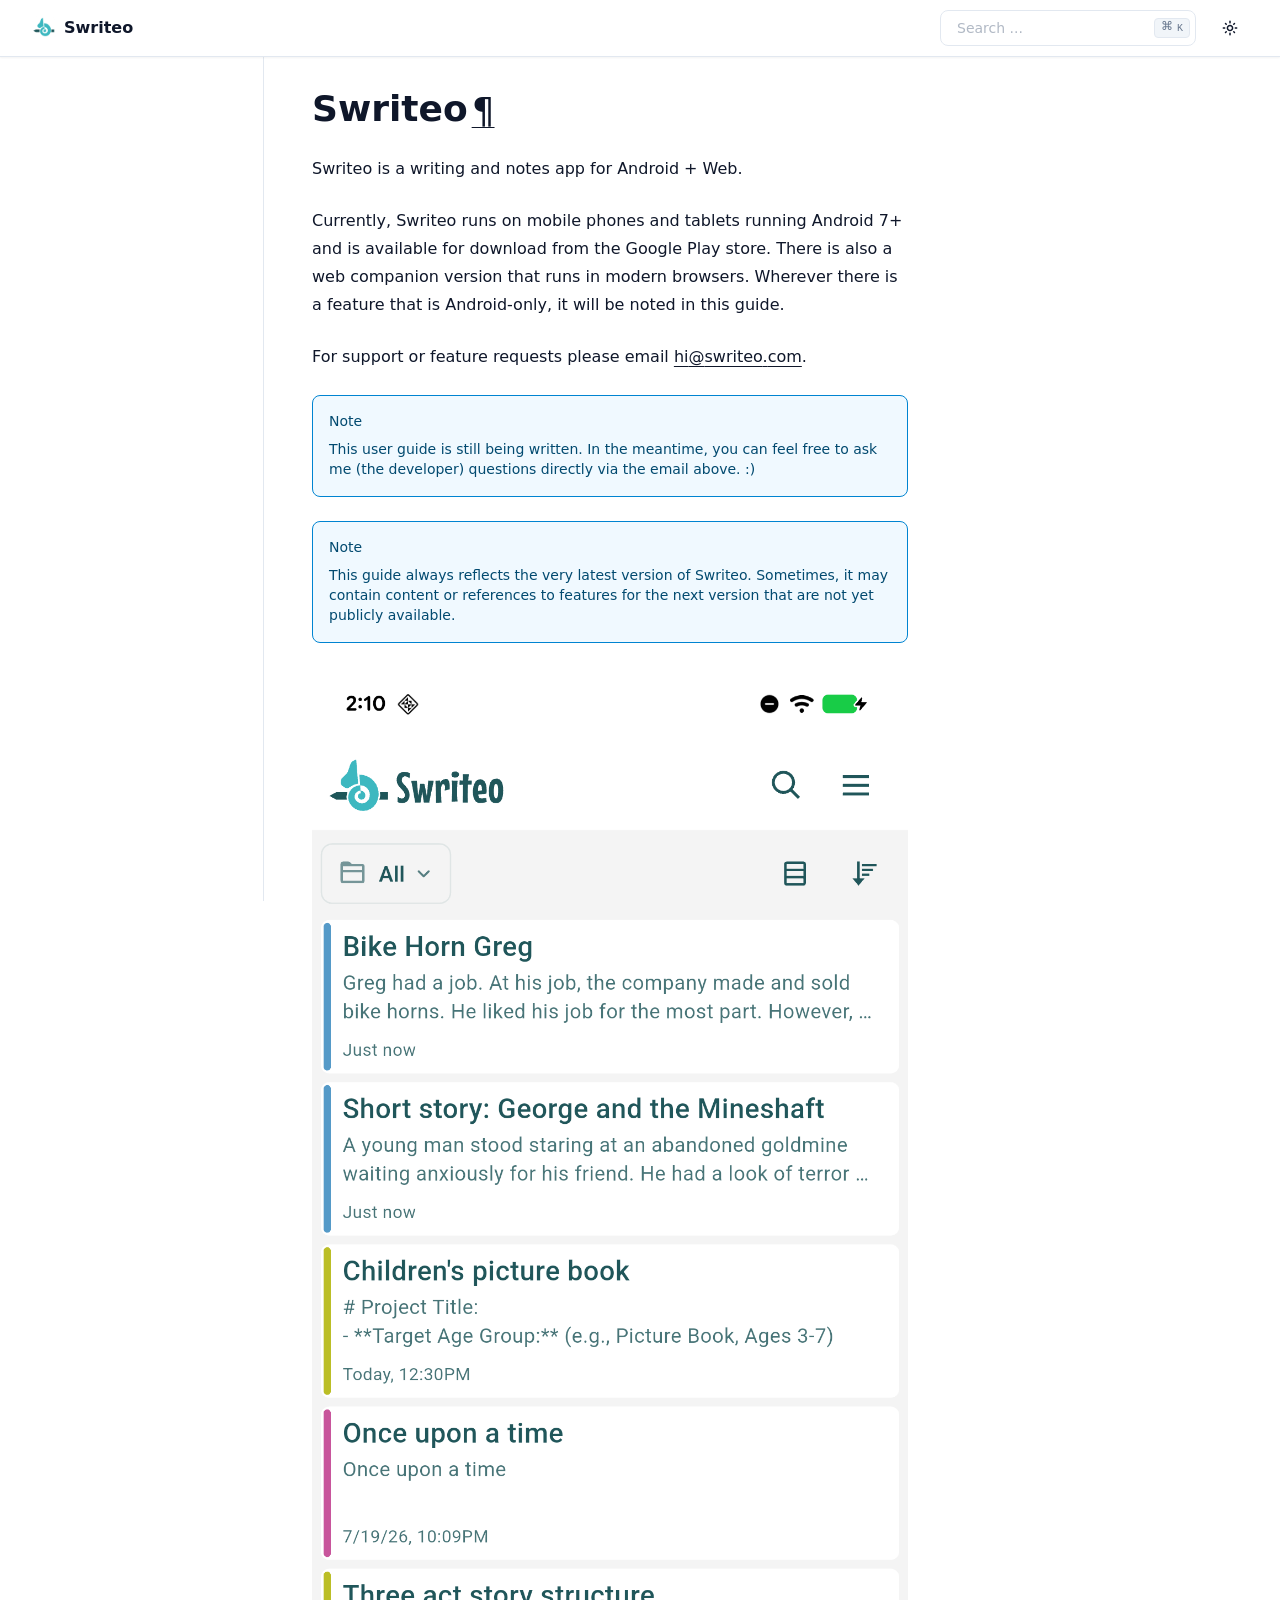
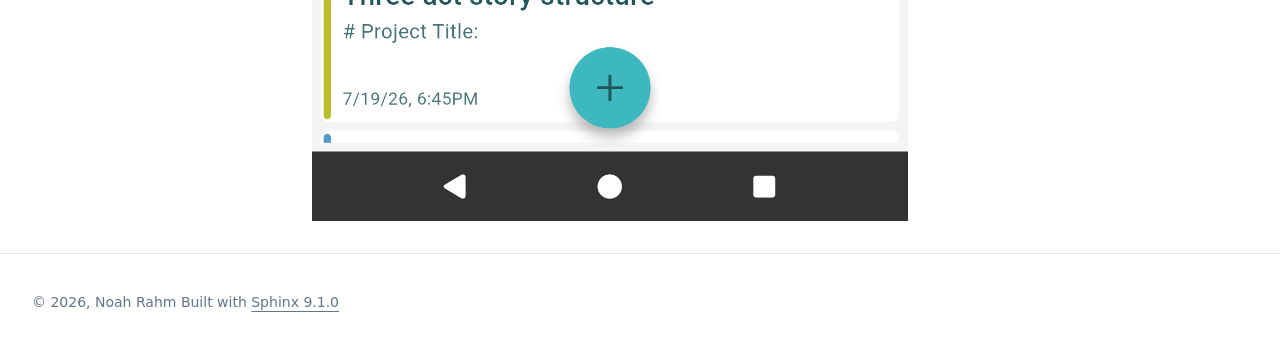
<file: index.html>
<!DOCTYPE html>

<html :class="{ 'dark' : darkMode === true }" data-content_root="./" lang="en" x-data="{ darkMode: $persist(window.matchMedia('(prefers-color-scheme: dark)').matches), activeSection: ''}">
<head>
<script>
    (function () {
      // Set initial color scheme
      if ((localStorage.getItem("_x_darkMode") === "true") || (window.matchMedia("(prefers-color-scheme: dark)").matches)) {
        document.documentElement.classList.add("dark");
      }

      // Watch for media preference changes
      window.matchMedia("(prefers-color-scheme: dark)").addEventListener("change", (event) => {
        localStorage.setItem("_x_darkMode", event.matches);
        document.documentElement.classList.toggle("dark", event.matches);
      });
    })();
  </script>
<meta content="width=device-width, initial-scale=1.0" name="viewport"/>
<meta charset="utf-8"/>
<meta content="#ffffff" media="(prefers-color-scheme: light)" name="theme-color"/>
<meta content="#030711" media="(prefers-color-scheme: dark)" name="theme-color"/>
<meta content="width=device-width, initial-scale=1" name="viewport"/>
<title>Swriteo</title>
<meta content="Swriteo" property="og:title"/>
<meta content="Swriteo" name="twitter:title"/>
<link href="_static/pygments.css?v=8d216cef" rel="stylesheet" type="text/css"/>
<link href="_static/theme.css?v=d6d7c91b" rel="stylesheet" type="text/css"/>
<link href="_static/custom.css?v=e94563a4" rel="stylesheet" type="text/css"/>
<link href="_static/favicon.ico" rel="icon"/>
<link href="search.html" rel="search" title="Search"/>
<link href="genindex.html" rel="index" title="Index"/>
</head>
<body :class="{ 'overflow-hidden': showSidebar }" class="min-h-screen font-sans antialiased bg-background text-foreground" x-data="{ showSidebar: false, showScrollTop: false }">
<div @click.self="showSidebar = false" class="fixed inset-0 z-50 overflow-hidden bg-background/80 backdrop-blur-sm md:hidden" x-cloak="" x-show="showSidebar"></div><div class="relative flex flex-col min-h-screen" id="page"><a class="absolute top-0 left-0 z-[100] block bg-background p-4 text-xl transition -translate-x-full opacity-0 focus:translate-x-0 focus:opacity-100" href="#content">
      Skip to content
    </a><header class="sticky top-0 z-40 w-full border-b shadow-xs border-border bg-background/90 backdrop-blur"><div class="container flex items-center h-14">
<div class="hidden mr-4 md:flex">
<a class="flex items-center mr-6" href="#">
<img alt="Logo" class="mr-2 dark:invert" height="24" src="_static/favicon.ico" width="24"/><span class="hidden font-bold sm:inline-block text-clip whitespace-nowrap">Swriteo</span>
</a></div><button @click="showSidebar = true" class="inline-flex items-center justify-center h-10 px-0 py-2 mr-2 text-base font-medium transition-colors rounded-md hover:text-accent-foreground hover:bg-transparent md:hidden" type="button">
<svg aria-hidden="true" fill="currentColor" height="24" viewbox="0 96 960 960" width="24" xmlns="http://www.w3.org/2000/svg">
<path d="M152.587 825.087q-19.152 0-32.326-13.174t-13.174-32.326q0-19.152 13.174-32.326t32.326-13.174h440q19.152 0 32.326 13.174t13.174 32.326q0 19.152-13.174 32.326t-32.326 13.174h-440Zm0-203.587q-19.152 0-32.326-13.174T107.087 576q0-19.152 13.174-32.326t32.326-13.174h320q19.152 0 32.326 13.174T518.087 576q0 19.152-13.174 32.326T472.587 621.5h-320Zm0-203.587q-19.152 0-32.326-13.174t-13.174-32.326q0-19.152 13.174-32.326t32.326-13.174h440q19.152 0 32.326 13.174t13.174 32.326q0 19.152-13.174 32.326t-32.326 13.174h-440ZM708.913 576l112.174 112.174q12.674 12.674 12.674 31.826t-12.674 31.826Q808.413 764.5 789.261 764.5t-31.826-12.674l-144-144Q600 594.391 600 576t13.435-31.826l144-144q12.674-12.674 31.826-12.674t31.826 12.674q12.674 12.674 12.674 31.826t-12.674 31.826L708.913 576Z"></path>
</svg>
<span class="sr-only">Toggle navigation menu</span>
</button>
<div class="flex items-center justify-between flex-1 gap-2 sm:gap-4 md:justify-end">
<div class="flex-1 w-full md:w-auto md:flex-none"><form @keydown.k.window.meta="$refs.search.focus()" action="search.html" class="relative flex items-center group" id="searchbox" method="get">
<input aria-label="Search the docs" class="inline-flex items-center font-medium transition-colors bg-transparent focus-visible:outline-none focus-visible:ring-2 focus-visible:ring-ring focus-visible:ring-offset-2 ring-offset-background border border-input hover:bg-accent focus:bg-accent hover:text-accent-foreground focus:text-accent-foreground hover:placeholder-accent-foreground py-2 px-4 relative h-9 w-full justify-start rounded-[0.5rem] text-sm text-muted-foreground sm:pr-12 md:w-40 lg:w-64" id="search-input" name="q" placeholder="Search ..." type="search" x-ref="search"/>
<kbd class="pointer-events-none absolute right-1.5 top-2 hidden h-5 select-none text-muted-foreground items-center gap-1 rounded border border-border bg-muted px-1.5 font-mono text-[10px] font-medium opacity-100 sm:flex group-hover:bg-accent group-hover:text-accent-foreground">
<span class="text-xs">⌘</span>
    K
  </kbd>
</form>
</div>
<nav class="flex items-center gap-1">
<button @click="darkMode = !darkMode" class="relative inline-flex items-center justify-center px-0 text-sm font-medium transition-colors rounded-md hover:bg-accent hover:text-accent-foreground h-9 w-9" title="Toggle color scheme" type="button">
<svg class="absolute transition-all scale-100 rotate-0 dark:-rotate-90 dark:scale-0" fill="currentColor" height="16" viewbox="0 96 960 960" width="16" xmlns="http://www.w3.org/2000/svg">
<path d="M480 685q45.456 0 77.228-31.772Q589 621.456 589 576q0-45.456-31.772-77.228Q525.456 467 480 467q-45.456 0-77.228 31.772Q371 530.544 371 576q0 45.456 31.772 77.228Q434.544 685 480 685Zm0 91q-83 0-141.5-58.5T280 576q0-83 58.5-141.5T480 376q83 0 141.5 58.5T680 576q0 83-58.5 141.5T480 776ZM80 621.5q-19.152 0-32.326-13.174T34.5 576q0-19.152 13.174-32.326T80 530.5h80q19.152 0 32.326 13.174T205.5 576q0 19.152-13.174 32.326T160 621.5H80Zm720 0q-19.152 0-32.326-13.174T754.5 576q0-19.152 13.174-32.326T800 530.5h80q19.152 0 32.326 13.174T925.5 576q0 19.152-13.174 32.326T880 621.5h-80Zm-320-320q-19.152 0-32.326-13.174T434.5 256v-80q0-19.152 13.174-32.326T480 130.5q19.152 0 32.326 13.174T525.5 176v80q0 19.152-13.174 32.326T480 301.5Zm0 720q-19.152 0-32.326-13.17Q434.5 995.152 434.5 976v-80q0-19.152 13.174-32.326T480 850.5q19.152 0 32.326 13.174T525.5 896v80q0 19.152-13.174 32.33-13.174 13.17-32.326 13.17ZM222.174 382.065l-43-42Q165.5 327.391 166 308.239t13.174-33.065q13.435-13.674 32.587-13.674t32.065 13.674l42.239 43q12.674 13.435 12.555 31.706-.12 18.272-12.555 31.946-12.674 13.674-31.445 13.413-18.772-.261-32.446-13.174Zm494 494.761-42.239-43q-12.674-13.435-12.674-32.087t12.674-31.565Q686.609 756.5 705.38 757q18.772.5 32.446 13.174l43 41.761Q794.5 824.609 794 843.761t-13.174 33.065Q767.391 890.5 748.239 890.5t-32.065-13.674Zm-42-494.761Q660.5 369.391 661 350.62q.5-18.772 13.174-32.446l41.761-43Q728.609 261.5 747.761 262t33.065 13.174q13.674 13.435 13.674 32.587t-13.674 32.065l-43 42.239q-13.435 12.674-31.706 12.555-18.272-.12-31.946-12.555Zm-495 494.761Q165.5 863.391 165.5 844.239t13.674-32.065l43-42.239q13.435-12.674 32.087-12.674t31.565 12.674Q299.5 782.609 299 801.38q-.5 18.772-13.174 32.446l-41.761 43Q231.391 890.5 212.239 890t-33.065-13.174ZM480 576Z"></path>
</svg>
<svg class="absolute transition-all scale-0 rotate-90 dark:rotate-0 dark:scale-100" fill="currentColor" height="16" viewbox="0 96 960 960" width="16" xmlns="http://www.w3.org/2000/svg">
<path d="M480 936q-151 0-255.5-104.5T120 576q0-138 90-239.5T440 218q25-3 39 18t-1 44q-17 26-25.5 55t-8.5 61q0 90 63 153t153 63q31 0 61.5-9t54.5-25q21-14 43-1.5t19 39.5q-14 138-117.5 229T480 936Zm0-80q88 0 158-48.5T740 681q-20 5-40 8t-40 3q-123 0-209.5-86.5T364 396q0-20 3-40t8-40q-78 32-126.5 102T200 576q0 116 82 198t198 82Zm-10-270Z"></path>
</svg>
</button>
</nav>
</div>
</div>
</header>
<div class="flex-1"><div class="container md:grid md:grid-cols-[220px_minmax(0,1fr)] md:gap-6 lg:grid-cols-[240px_minmax(0,1fr)] lg:gap-10"><aside :aria-hidden="!showSidebar" :class="{ 'translate-x-0': showSidebar }" class="fixed inset-y-0 left-0 md:top-14 z-50 md:z-30 bg-background md:bg-transparent transition-all duration-100 -translate-x-full md:translate-x-0 ml-0 p-6 md:p-0 md:-ml-2 md:h-[calc(100vh-3.5rem)] w-5/6 md:w-full overflow-y-auto border-r border-border md:sticky" id="left-sidebar">
<a class="justify-start text-sm md:!hidden bg-background" href="#">
<img alt="Logo" class="mr-2 dark:invert" height="16" src="_static/favicon.ico" width="16"/><span class="font-bold text-clip whitespace-nowrap">Swriteo</span>
</a>
<div class="relative overflow-hidden md:overflow-auto my-4 md:my-0">
<div class="overflow-y-auto h-full w-full relative pr-6"><nav class="table w-full min-w-full my-6 lg:my-8">
</nav>
</div>
</div>
<button @click="showSidebar = false" class="absolute md:hidden right-4 top-4 rounded-sm opacity-70 transition-opacity hover:opacity-100" type="button">
<svg class="h-4 w-4" fill="currentColor" height="24" stroke="none" viewbox="0 96 960 960" width="24" xmlns="http://www.w3.org/2000/svg">
<path d="M480 632 284 828q-11 11-28 11t-28-11q-11-11-11-28t11-28l196-196-196-196q-11-11-11-28t11-28q11-11 28-11t28 11l196 196 196-196q11-11 28-11t28 11q11 11 11 28t-11 28L536 576l196 196q11 11 11 28t-11 28q-11 11-28 11t-28-11L480 632Z"></path>
</svg>
</button>
</aside>
<main class="relative py-6 lg:gap-10 lg:py-8 xl:grid xl:grid-cols-[1fr_300px]">
<div class="w-full min-w-0 mx-auto">
<div id="content" role="main">
<section id="swriteo">
<h1>Swriteo<a class="headerlink" href="#swriteo" title="Link to this heading">¶</a></h1>
<p>Swriteo is a writing and notes app for Android + Web.</p>
<p>Currently, Swriteo runs on mobile phones and tablets running Android 7+ and is available for download from the Google Play store. There is also a web companion version that runs in modern browsers. Wherever there is a feature that is Android-only, it will be noted in this guide.</p>
<p>For support or feature requests please email <a class="reference external" href="mailto:hi%40swriteo.com">hi<span>@</span>swriteo<span>.</span>com</a>.</p>
<div class="admonition note">
<p class="admonition-title">Note</p>
<p>This user guide is still being written. In the meantime, you can feel free to ask me (the developer) questions directly via the email above. :)</p>
</div>
<div class="admonition note">
<p class="admonition-title">Note</p>
<p>This guide always reflects the very latest version of Swriteo. Sometimes, it may contain content or references to features for the next version that are not yet publicly available.</p>
</div>
<img alt="Swriteo" src="_images/swriteo.png"/>

</section>
</div></div>
</main>
</div>
</div><footer class="py-6 border-t border-border md:py-0">
<div class="container flex flex-col items-center justify-between gap-4 md:h-24 md:flex-row">
<div class="flex flex-col items-center gap-4 px-8 md:flex-row md:gap-2 md:px-0">
<p class="text-sm leading-loose text-center text-muted-foreground md:text-left">© 2026, Noah Rahm Built with <a class="font-medium underline underline-offset-4" href="https://www.sphinx-doc.org" rel="noreferrer">Sphinx 9.1.0</a></p>
</div>
</div>
</footer>
</div>
<script src="_static/documentation_options.js?v=5929fcd5"></script>
<script src="_static/doctools.js?v=fd6eb6e6"></script>
<script src="_static/sphinx_highlight.js?v=6ffebe34"></script>
<script defer="defer" src="_static/theme.js?v=5db23cf8"></script>
</body>
</html>
</file>
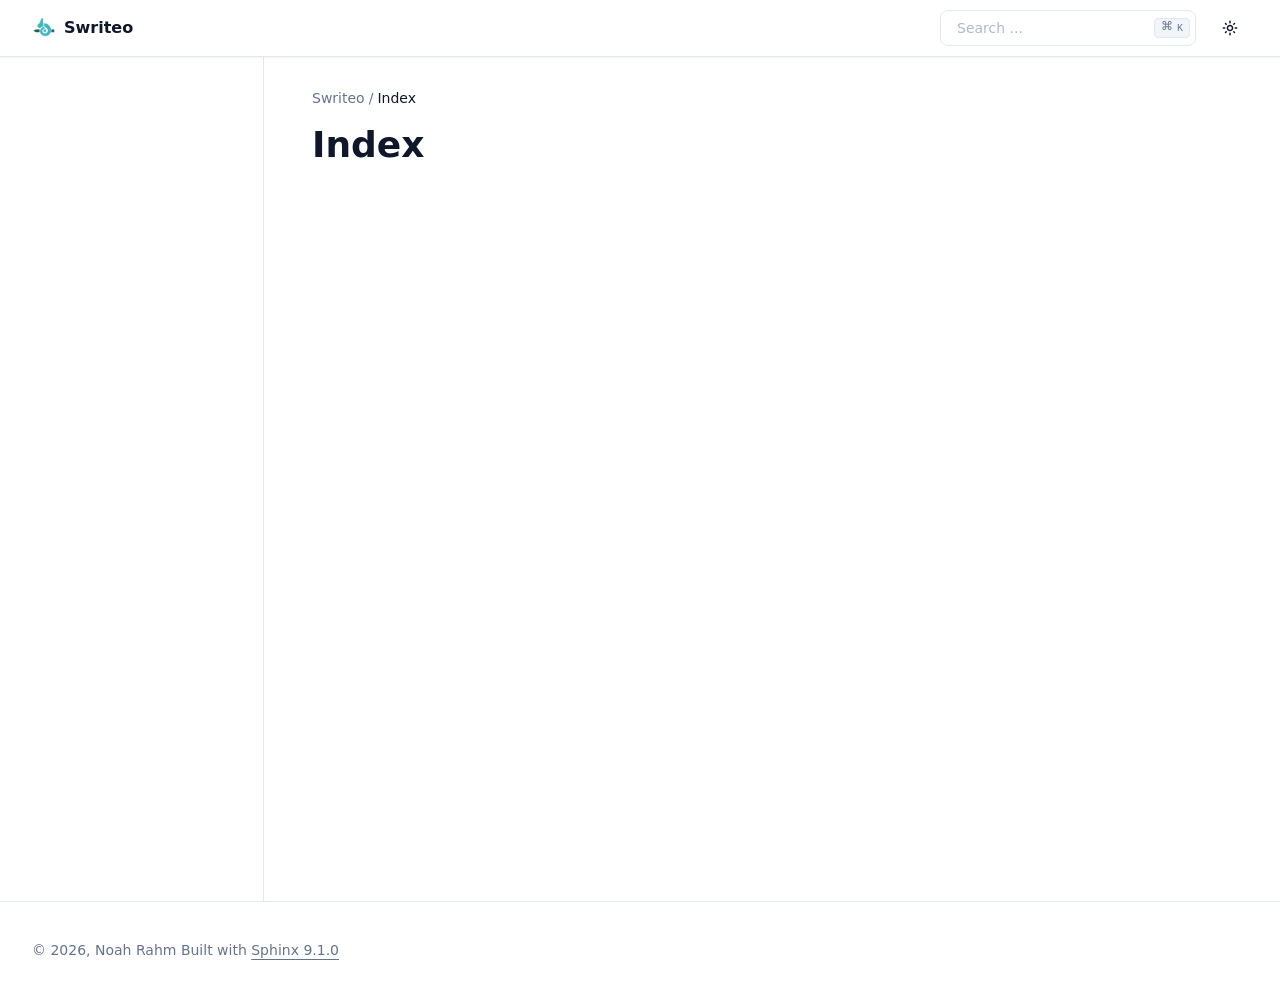
<file: genindex.html>
<!DOCTYPE html>
<html lang="en" data-content_root="./"
  x-data="{ darkMode: $persist(window.matchMedia('(prefers-color-scheme: dark)').matches), activeSection: ''}"
  :class="{ 'dark' : darkMode === true }">

<head>
  <script>
    (function () {
      // Set initial color scheme
      if ((localStorage.getItem("_x_darkMode") === "true") || (window.matchMedia("(prefers-color-scheme: dark)").matches)) {
        document.documentElement.classList.add("dark");
      }

      // Watch for media preference changes
      window.matchMedia("(prefers-color-scheme: dark)").addEventListener("change", (event) => {
        localStorage.setItem("_x_darkMode", event.matches);
        document.documentElement.classList.toggle("dark", event.matches);
      });
    })();
  </script>
  <meta name="viewport" content="width=device-width, initial-scale=1.0" />
  <meta charset="utf-8" />
  <meta name="theme-color" media="(prefers-color-scheme: light)" content="#ffffff" />
  <meta name="theme-color" media="(prefers-color-scheme: dark)" content="#030711" />
  
  <title>Index | Swriteo</title>
  <meta property="og:title" content="Index | Swriteo" />
  <meta name="twitter:title" content="Index | Swriteo" />
  <link rel="stylesheet" type="text/css" href="_static/pygments.css?v=8d216cef" />
  <link rel="stylesheet" type="text/css" href="_static/theme.css?v=d6d7c91b" />
  <link rel="stylesheet" type="text/css" href="_static/custom.css?v=e94563a4" />
  <link rel="icon" href="_static/favicon.ico" />
  <link rel="search" title="Search" href="search.html" />
  <link rel="index" title="Index" href="#" />
</head>

<body x-data="{ showSidebar: false, showScrollTop: false }"
  class="min-h-screen font-sans antialiased bg-background text-foreground" :class="{ 'overflow-hidden': showSidebar }">
  <div x-cloak x-show="showSidebar"
    class="fixed inset-0 z-50 overflow-hidden bg-background/80 backdrop-blur-sm md:hidden"
    @click.self="showSidebar = false"></div><div id="page" class="relative flex flex-col min-h-screen"><a href="#content"
      class="absolute top-0 left-0 z-[100] block bg-background p-4 text-xl transition -translate-x-full opacity-0 focus:translate-x-0 focus:opacity-100">
      Skip to content
    </a><header class="sticky top-0 z-40 w-full border-b shadow-xs border-border bg-background/90 backdrop-blur"><div class="container flex items-center h-14">
    <div class="hidden mr-4 md:flex">
      <a href="index.html" class="flex items-center mr-6">
        <img height="24" width="24" class="mr-2 dark:invert" src="_static/favicon.ico" alt="Logo" /><span class="hidden font-bold sm:inline-block text-clip whitespace-nowrap">Swriteo</span>
      </a></div><button
      class="inline-flex items-center justify-center h-10 px-0 py-2 mr-2 text-base font-medium transition-colors rounded-md hover:text-accent-foreground hover:bg-transparent md:hidden"
      type="button" @click="showSidebar = true">
      <svg xmlns="http://www.w3.org/2000/svg" height="24" width="24" viewBox="0 96 960 960" aria-hidden="true"
        fill="currentColor">
        <path
          d="M152.587 825.087q-19.152 0-32.326-13.174t-13.174-32.326q0-19.152 13.174-32.326t32.326-13.174h440q19.152 0 32.326 13.174t13.174 32.326q0 19.152-13.174 32.326t-32.326 13.174h-440Zm0-203.587q-19.152 0-32.326-13.174T107.087 576q0-19.152 13.174-32.326t32.326-13.174h320q19.152 0 32.326 13.174T518.087 576q0 19.152-13.174 32.326T472.587 621.5h-320Zm0-203.587q-19.152 0-32.326-13.174t-13.174-32.326q0-19.152 13.174-32.326t32.326-13.174h440q19.152 0 32.326 13.174t13.174 32.326q0 19.152-13.174 32.326t-32.326 13.174h-440ZM708.913 576l112.174 112.174q12.674 12.674 12.674 31.826t-12.674 31.826Q808.413 764.5 789.261 764.5t-31.826-12.674l-144-144Q600 594.391 600 576t13.435-31.826l144-144q12.674-12.674 31.826-12.674t31.826 12.674q12.674 12.674 12.674 31.826t-12.674 31.826L708.913 576Z" />
      </svg>
      <span class="sr-only">Toggle navigation menu</span>
    </button>
    <div class="flex items-center justify-between flex-1 gap-2 sm:gap-4 md:justify-end">
      <div class="flex-1 w-full md:w-auto md:flex-none"><form id="searchbox"
      action="search.html"
      method="get"
      class="relative flex items-center group"
      @keydown.k.window.meta="$refs.search.focus()">
  <input x-ref="search"
          name="q"
          id="search-input"
          type="search"
          aria-label="Search the docs"
          placeholder="Search ..."
          class="inline-flex items-center font-medium transition-colors bg-transparent focus-visible:outline-none focus-visible:ring-2 focus-visible:ring-ring focus-visible:ring-offset-2 ring-offset-background border border-input hover:bg-accent focus:bg-accent hover:text-accent-foreground focus:text-accent-foreground hover:placeholder-accent-foreground py-2 px-4 relative h-9 w-full justify-start rounded-[0.5rem] text-sm text-muted-foreground sm:pr-12 md:w-40 lg:w-64" />
  <kbd class="pointer-events-none absolute right-1.5 top-2 hidden h-5 select-none text-muted-foreground items-center gap-1 rounded border border-border bg-muted px-1.5 font-mono text-[10px] font-medium opacity-100 sm:flex group-hover:bg-accent group-hover:text-accent-foreground">
    <span class="text-xs">⌘</span>
    K
  </kbd>
</form>
      </div>
      <nav class="flex items-center gap-1">
        <button @click="darkMode = !darkMode"
          class="relative inline-flex items-center justify-center px-0 text-sm font-medium transition-colors rounded-md hover:bg-accent hover:text-accent-foreground h-9 w-9"
          type="button"
          title="Toggle color scheme">
          <svg xmlns="http://www.w3.org/2000/svg" height="16" width="16" viewBox="0 96 960 960" fill="currentColor"
            class="absolute transition-all scale-100 rotate-0 dark:-rotate-90 dark:scale-0">
            <path
              d="M480 685q45.456 0 77.228-31.772Q589 621.456 589 576q0-45.456-31.772-77.228Q525.456 467 480 467q-45.456 0-77.228 31.772Q371 530.544 371 576q0 45.456 31.772 77.228Q434.544 685 480 685Zm0 91q-83 0-141.5-58.5T280 576q0-83 58.5-141.5T480 376q83 0 141.5 58.5T680 576q0 83-58.5 141.5T480 776ZM80 621.5q-19.152 0-32.326-13.174T34.5 576q0-19.152 13.174-32.326T80 530.5h80q19.152 0 32.326 13.174T205.5 576q0 19.152-13.174 32.326T160 621.5H80Zm720 0q-19.152 0-32.326-13.174T754.5 576q0-19.152 13.174-32.326T800 530.5h80q19.152 0 32.326 13.174T925.5 576q0 19.152-13.174 32.326T880 621.5h-80Zm-320-320q-19.152 0-32.326-13.174T434.5 256v-80q0-19.152 13.174-32.326T480 130.5q19.152 0 32.326 13.174T525.5 176v80q0 19.152-13.174 32.326T480 301.5Zm0 720q-19.152 0-32.326-13.17Q434.5 995.152 434.5 976v-80q0-19.152 13.174-32.326T480 850.5q19.152 0 32.326 13.174T525.5 896v80q0 19.152-13.174 32.33-13.174 13.17-32.326 13.17ZM222.174 382.065l-43-42Q165.5 327.391 166 308.239t13.174-33.065q13.435-13.674 32.587-13.674t32.065 13.674l42.239 43q12.674 13.435 12.555 31.706-.12 18.272-12.555 31.946-12.674 13.674-31.445 13.413-18.772-.261-32.446-13.174Zm494 494.761-42.239-43q-12.674-13.435-12.674-32.087t12.674-31.565Q686.609 756.5 705.38 757q18.772.5 32.446 13.174l43 41.761Q794.5 824.609 794 843.761t-13.174 33.065Q767.391 890.5 748.239 890.5t-32.065-13.674Zm-42-494.761Q660.5 369.391 661 350.62q.5-18.772 13.174-32.446l41.761-43Q728.609 261.5 747.761 262t33.065 13.174q13.674 13.435 13.674 32.587t-13.674 32.065l-43 42.239q-13.435 12.674-31.706 12.555-18.272-.12-31.946-12.555Zm-495 494.761Q165.5 863.391 165.5 844.239t13.674-32.065l43-42.239q13.435-12.674 32.087-12.674t31.565 12.674Q299.5 782.609 299 801.38q-.5 18.772-13.174 32.446l-41.761 43Q231.391 890.5 212.239 890t-33.065-13.174ZM480 576Z" />
          </svg>
          <svg xmlns="http://www.w3.org/2000/svg" height="16" width="16" viewBox="0 96 960 960" fill="currentColor"
            class="absolute transition-all scale-0 rotate-90 dark:rotate-0 dark:scale-100">
            <path
              d="M480 936q-151 0-255.5-104.5T120 576q0-138 90-239.5T440 218q25-3 39 18t-1 44q-17 26-25.5 55t-8.5 61q0 90 63 153t153 63q31 0 61.5-9t54.5-25q21-14 43-1.5t19 39.5q-14 138-117.5 229T480 936Zm0-80q88 0 158-48.5T740 681q-20 5-40 8t-40 3q-123 0-209.5-86.5T364 396q0-20 3-40t8-40q-78 32-126.5 102T200 576q0 116 82 198t198 82Zm-10-270Z" />
          </svg>
        </button>
      </nav>
    </div>
  </div>
</header>

    <div class="flex-1"><div
        class="container md:grid md:grid-cols-[220px_minmax(0,1fr)] md:gap-6 lg:grid-cols-[240px_minmax(0,1fr)] lg:gap-10"><aside id="left-sidebar"
  class="fixed inset-y-0 left-0 md:top-14 z-50 md:z-30 bg-background md:bg-transparent transition-all duration-100 -translate-x-full md:translate-x-0 ml-0 p-6 md:p-0 md:-ml-2 md:h-[calc(100vh-3.5rem)] w-5/6 md:w-full overflow-y-auto border-r border-border md:sticky"
  :aria-hidden="!showSidebar" :class="{ 'translate-x-0': showSidebar }">

    <a href="index.html" class="justify-start text-sm md:!hidden bg-background">
      <img height="16" width="16" class="mr-2 dark:invert" src="_static/favicon.ico" alt="Logo" /><span class="font-bold text-clip whitespace-nowrap">Swriteo</span>
    </a>

    <div class="relative overflow-hidden md:overflow-auto my-4 md:my-0">
      <div class="overflow-y-auto h-full w-full relative pr-6"><nav class="table w-full min-w-full my-6 lg:my-8">
  
</nav>
      </div>
    </div>
    <button type="button" @click="showSidebar = false"
      class="absolute md:hidden right-4 top-4 rounded-sm opacity-70 transition-opacity hover:opacity-100">
      <svg xmlns="http://www.w3.org/2000/svg" height="24" width="24" viewBox="0 96 960 960" fill="currentColor"
        stroke="none" class="h-4 w-4">
        <path
          d="M480 632 284 828q-11 11-28 11t-28-11q-11-11-11-28t11-28l196-196-196-196q-11-11-11-28t11-28q11-11 28-11t28 11l196 196 196-196q11-11 28-11t28 11q11 11 11 28t-11 28L536 576l196 196q11 11 11 28t-11 28q-11 11-28 11t-28-11L480 632Z" />
      </svg>
    </button>
  </aside>
          <main class="relative py-6 lg:gap-10 lg:py-8 xl:grid xl:grid-cols-[1fr_300px]">
<div class="w-full min-w-0 mx-auto">
<nav aria-label="breadcrumbs"
     class="flex items-center mb-4 space-x-1 text-sm text-muted-foreground">
  <a class="overflow-hidden text-ellipsis whitespace-nowrap hover:text-foreground"
     href="index.html">
    <span class="hidden md:inline">Swriteo</span>
    <svg xmlns="http://www.w3.org/2000/svg"
         height="18"
         width="18"
         viewBox="0 96 960 960"
         aria-label="Home"
         fill="currentColor"
         stroke="none"
         class="md:hidden">
      <path d="M240 856h120V616h240v240h120V496L480 316 240 496v360Zm-80 80V456l320-240 320 240v480H520V696h-80v240H160Zm320-350Z" />
    </svg>
  </a>
  
<div class="mr-1">/</div><span aria-current="page"
        class="font-medium text-foreground overflow-hidden text-ellipsis whitespace-nowrap">Index</span>
</nav>

<div id="content" role="main">

  <h1 id="index">Index</h1>

</div></div>
<aside id="right-sidebar" class="hidden text-sm xl:block">
<div class="sticky top-16 -mt-10 max-h-[calc(var(--vh)-4rem)] overflow-y-auto pt-6 space-y-2">

</div>
</aside>
          </main>
        </div>
      </div><footer class="py-6 border-t border-border md:py-0">
    <div class="container flex flex-col items-center justify-between gap-4 md:h-24 md:flex-row">
      <div class="flex flex-col items-center gap-4 px-8 md:flex-row md:gap-2 md:px-0">
        <p class="text-sm leading-loose text-center text-muted-foreground md:text-left">© 2026, Noah Rahm&nbsp;Built with <a class="font-medium underline underline-offset-4"
    href="https://www.sphinx-doc.org"
    rel="noreferrer">Sphinx 9.1.0</a></p>
</div>
</div>
</footer>
    </div>
    
    <script src="_static/documentation_options.js?v=5929fcd5"></script>
    <script src="_static/doctools.js?v=fd6eb6e6"></script>
    <script src="_static/sphinx_highlight.js?v=6ffebe34"></script>
    <script defer="defer" src="_static/theme.js?v=5db23cf8"></script>
    
</body>

</html>
</file>
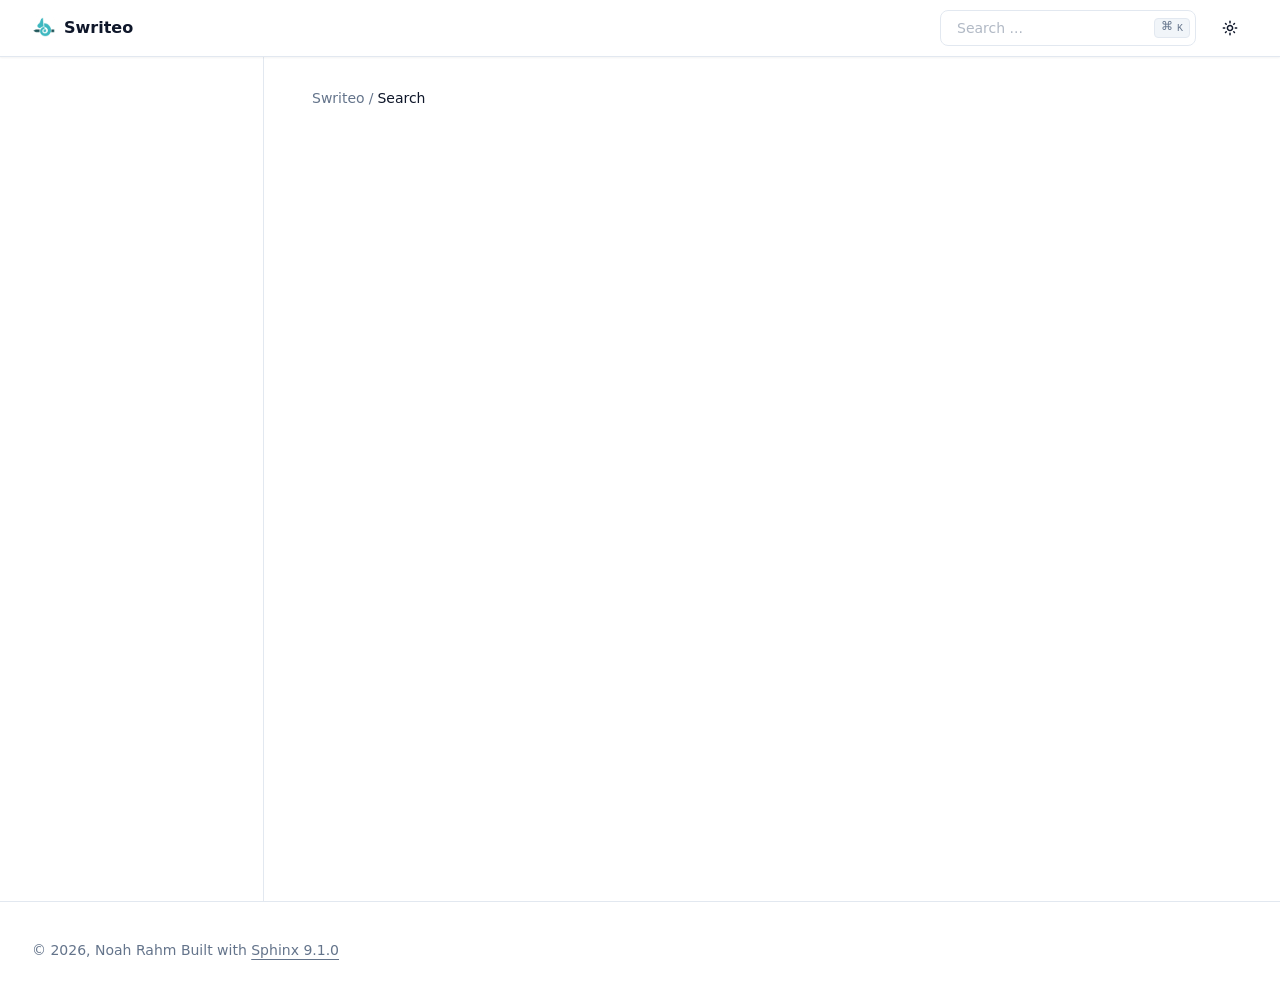
<file: search.html>
<!DOCTYPE html>
<html lang="en" data-content_root="./"
  x-data="{ darkMode: $persist(window.matchMedia('(prefers-color-scheme: dark)').matches), activeSection: ''}"
  :class="{ 'dark' : darkMode === true }">

<head>
  <script>
    (function () {
      // Set initial color scheme
      if ((localStorage.getItem("_x_darkMode") === "true") || (window.matchMedia("(prefers-color-scheme: dark)").matches)) {
        document.documentElement.classList.add("dark");
      }

      // Watch for media preference changes
      window.matchMedia("(prefers-color-scheme: dark)").addEventListener("change", (event) => {
        localStorage.setItem("_x_darkMode", event.matches);
        document.documentElement.classList.toggle("dark", event.matches);
      });
    })();
  </script>
  <meta name="viewport" content="width=device-width, initial-scale=1.0" />
  <meta charset="utf-8" />
  <meta name="theme-color" media="(prefers-color-scheme: light)" content="#ffffff" />
  <meta name="theme-color" media="(prefers-color-scheme: dark)" content="#030711" />
  
  <title>Search | Swriteo</title>
  <meta property="og:title" content="Search | Swriteo" />
  <meta name="twitter:title" content="Search | Swriteo" />
  <link rel="stylesheet" type="text/css" href="_static/pygments.css?v=8d216cef" />
  <link rel="stylesheet" type="text/css" href="_static/theme.css?v=d6d7c91b" />
  <link rel="stylesheet" type="text/css" href="_static/custom.css?v=e94563a4" />
  <link rel="icon" href="_static/favicon.ico" />
  <link rel="search" title="Search" href="#" />
  <link rel="index" title="Index" href="genindex.html" />
</head>

<body x-data="{ showSidebar: false, showScrollTop: false }"
  class="min-h-screen font-sans antialiased bg-background text-foreground" :class="{ 'overflow-hidden': showSidebar }">
  <div x-cloak x-show="showSidebar"
    class="fixed inset-0 z-50 overflow-hidden bg-background/80 backdrop-blur-sm md:hidden"
    @click.self="showSidebar = false"></div><div id="page" class="relative flex flex-col min-h-screen"><a href="#content"
      class="absolute top-0 left-0 z-[100] block bg-background p-4 text-xl transition -translate-x-full opacity-0 focus:translate-x-0 focus:opacity-100">
      Skip to content
    </a><header class="sticky top-0 z-40 w-full border-b shadow-xs border-border bg-background/90 backdrop-blur"><div class="container flex items-center h-14">
    <div class="hidden mr-4 md:flex">
      <a href="index.html" class="flex items-center mr-6">
        <img height="24" width="24" class="mr-2 dark:invert" src="_static/favicon.ico" alt="Logo" /><span class="hidden font-bold sm:inline-block text-clip whitespace-nowrap">Swriteo</span>
      </a></div><button
      class="inline-flex items-center justify-center h-10 px-0 py-2 mr-2 text-base font-medium transition-colors rounded-md hover:text-accent-foreground hover:bg-transparent md:hidden"
      type="button" @click="showSidebar = true">
      <svg xmlns="http://www.w3.org/2000/svg" height="24" width="24" viewBox="0 96 960 960" aria-hidden="true"
        fill="currentColor">
        <path
          d="M152.587 825.087q-19.152 0-32.326-13.174t-13.174-32.326q0-19.152 13.174-32.326t32.326-13.174h440q19.152 0 32.326 13.174t13.174 32.326q0 19.152-13.174 32.326t-32.326 13.174h-440Zm0-203.587q-19.152 0-32.326-13.174T107.087 576q0-19.152 13.174-32.326t32.326-13.174h320q19.152 0 32.326 13.174T518.087 576q0 19.152-13.174 32.326T472.587 621.5h-320Zm0-203.587q-19.152 0-32.326-13.174t-13.174-32.326q0-19.152 13.174-32.326t32.326-13.174h440q19.152 0 32.326 13.174t13.174 32.326q0 19.152-13.174 32.326t-32.326 13.174h-440ZM708.913 576l112.174 112.174q12.674 12.674 12.674 31.826t-12.674 31.826Q808.413 764.5 789.261 764.5t-31.826-12.674l-144-144Q600 594.391 600 576t13.435-31.826l144-144q12.674-12.674 31.826-12.674t31.826 12.674q12.674 12.674 12.674 31.826t-12.674 31.826L708.913 576Z" />
      </svg>
      <span class="sr-only">Toggle navigation menu</span>
    </button>
    <div class="flex items-center justify-between flex-1 gap-2 sm:gap-4 md:justify-end">
      <div class="flex-1 w-full md:w-auto md:flex-none"><form id="searchbox"
      action="#"
      method="get"
      class="relative flex items-center group"
      @keydown.k.window.meta="$refs.search.focus()">
  <input x-ref="search"
          name="q"
          id="search-input"
          type="search"
          aria-label="Search the docs"
          placeholder="Search ..."
          class="inline-flex items-center font-medium transition-colors bg-transparent focus-visible:outline-none focus-visible:ring-2 focus-visible:ring-ring focus-visible:ring-offset-2 ring-offset-background border border-input hover:bg-accent focus:bg-accent hover:text-accent-foreground focus:text-accent-foreground hover:placeholder-accent-foreground py-2 px-4 relative h-9 w-full justify-start rounded-[0.5rem] text-sm text-muted-foreground sm:pr-12 md:w-40 lg:w-64" />
  <kbd class="pointer-events-none absolute right-1.5 top-2 hidden h-5 select-none text-muted-foreground items-center gap-1 rounded border border-border bg-muted px-1.5 font-mono text-[10px] font-medium opacity-100 sm:flex group-hover:bg-accent group-hover:text-accent-foreground">
    <span class="text-xs">⌘</span>
    K
  </kbd>
</form>
      </div>
      <nav class="flex items-center gap-1">
        <button @click="darkMode = !darkMode"
          class="relative inline-flex items-center justify-center px-0 text-sm font-medium transition-colors rounded-md hover:bg-accent hover:text-accent-foreground h-9 w-9"
          type="button"
          title="Toggle color scheme">
          <svg xmlns="http://www.w3.org/2000/svg" height="16" width="16" viewBox="0 96 960 960" fill="currentColor"
            class="absolute transition-all scale-100 rotate-0 dark:-rotate-90 dark:scale-0">
            <path
              d="M480 685q45.456 0 77.228-31.772Q589 621.456 589 576q0-45.456-31.772-77.228Q525.456 467 480 467q-45.456 0-77.228 31.772Q371 530.544 371 576q0 45.456 31.772 77.228Q434.544 685 480 685Zm0 91q-83 0-141.5-58.5T280 576q0-83 58.5-141.5T480 376q83 0 141.5 58.5T680 576q0 83-58.5 141.5T480 776ZM80 621.5q-19.152 0-32.326-13.174T34.5 576q0-19.152 13.174-32.326T80 530.5h80q19.152 0 32.326 13.174T205.5 576q0 19.152-13.174 32.326T160 621.5H80Zm720 0q-19.152 0-32.326-13.174T754.5 576q0-19.152 13.174-32.326T800 530.5h80q19.152 0 32.326 13.174T925.5 576q0 19.152-13.174 32.326T880 621.5h-80Zm-320-320q-19.152 0-32.326-13.174T434.5 256v-80q0-19.152 13.174-32.326T480 130.5q19.152 0 32.326 13.174T525.5 176v80q0 19.152-13.174 32.326T480 301.5Zm0 720q-19.152 0-32.326-13.17Q434.5 995.152 434.5 976v-80q0-19.152 13.174-32.326T480 850.5q19.152 0 32.326 13.174T525.5 896v80q0 19.152-13.174 32.33-13.174 13.17-32.326 13.17ZM222.174 382.065l-43-42Q165.5 327.391 166 308.239t13.174-33.065q13.435-13.674 32.587-13.674t32.065 13.674l42.239 43q12.674 13.435 12.555 31.706-.12 18.272-12.555 31.946-12.674 13.674-31.445 13.413-18.772-.261-32.446-13.174Zm494 494.761-42.239-43q-12.674-13.435-12.674-32.087t12.674-31.565Q686.609 756.5 705.38 757q18.772.5 32.446 13.174l43 41.761Q794.5 824.609 794 843.761t-13.174 33.065Q767.391 890.5 748.239 890.5t-32.065-13.674Zm-42-494.761Q660.5 369.391 661 350.62q.5-18.772 13.174-32.446l41.761-43Q728.609 261.5 747.761 262t33.065 13.174q13.674 13.435 13.674 32.587t-13.674 32.065l-43 42.239q-13.435 12.674-31.706 12.555-18.272-.12-31.946-12.555Zm-495 494.761Q165.5 863.391 165.5 844.239t13.674-32.065l43-42.239q13.435-12.674 32.087-12.674t31.565 12.674Q299.5 782.609 299 801.38q-.5 18.772-13.174 32.446l-41.761 43Q231.391 890.5 212.239 890t-33.065-13.174ZM480 576Z" />
          </svg>
          <svg xmlns="http://www.w3.org/2000/svg" height="16" width="16" viewBox="0 96 960 960" fill="currentColor"
            class="absolute transition-all scale-0 rotate-90 dark:rotate-0 dark:scale-100">
            <path
              d="M480 936q-151 0-255.5-104.5T120 576q0-138 90-239.5T440 218q25-3 39 18t-1 44q-17 26-25.5 55t-8.5 61q0 90 63 153t153 63q31 0 61.5-9t54.5-25q21-14 43-1.5t19 39.5q-14 138-117.5 229T480 936Zm0-80q88 0 158-48.5T740 681q-20 5-40 8t-40 3q-123 0-209.5-86.5T364 396q0-20 3-40t8-40q-78 32-126.5 102T200 576q0 116 82 198t198 82Zm-10-270Z" />
          </svg>
        </button>
      </nav>
    </div>
  </div>
</header>

    <div class="flex-1"><div
        class="container md:grid md:grid-cols-[220px_minmax(0,1fr)] md:gap-6 lg:grid-cols-[240px_minmax(0,1fr)] lg:gap-10"><aside id="left-sidebar"
  class="fixed inset-y-0 left-0 md:top-14 z-50 md:z-30 bg-background md:bg-transparent transition-all duration-100 -translate-x-full md:translate-x-0 ml-0 p-6 md:p-0 md:-ml-2 md:h-[calc(100vh-3.5rem)] w-5/6 md:w-full overflow-y-auto border-r border-border md:sticky"
  :aria-hidden="!showSidebar" :class="{ 'translate-x-0': showSidebar }">

    <a href="index.html" class="justify-start text-sm md:!hidden bg-background">
      <img height="16" width="16" class="mr-2 dark:invert" src="_static/favicon.ico" alt="Logo" /><span class="font-bold text-clip whitespace-nowrap">Swriteo</span>
    </a>

    <div class="relative overflow-hidden md:overflow-auto my-4 md:my-0">
      <div class="overflow-y-auto h-full w-full relative pr-6"><nav class="table w-full min-w-full my-6 lg:my-8">
  
</nav>
      </div>
    </div>
    <button type="button" @click="showSidebar = false"
      class="absolute md:hidden right-4 top-4 rounded-sm opacity-70 transition-opacity hover:opacity-100">
      <svg xmlns="http://www.w3.org/2000/svg" height="24" width="24" viewBox="0 96 960 960" fill="currentColor"
        stroke="none" class="h-4 w-4">
        <path
          d="M480 632 284 828q-11 11-28 11t-28-11q-11-11-11-28t11-28l196-196-196-196q-11-11-11-28t11-28q11-11 28-11t28 11l196 196 196-196q11-11 28-11t28 11q11 11 11 28t-11 28L536 576l196 196q11 11 11 28t-11 28q-11 11-28 11t-28-11L480 632Z" />
      </svg>
    </button>
  </aside>
          <main class="relative py-6 lg:gap-10 lg:py-8 xl:grid xl:grid-cols-[1fr_300px]">
  <div class="w-full min-w-0 mx-auto">
<nav aria-label="breadcrumbs"
     class="flex items-center mb-4 space-x-1 text-sm text-muted-foreground">
  <a class="overflow-hidden text-ellipsis whitespace-nowrap hover:text-foreground"
     href="index.html">
    <span class="hidden md:inline">Swriteo</span>
    <svg xmlns="http://www.w3.org/2000/svg"
         height="18"
         width="18"
         viewBox="0 96 960 960"
         aria-label="Home"
         fill="currentColor"
         stroke="none"
         class="md:hidden">
      <path d="M240 856h120V616h240v240h120V496L480 316 240 496v360Zm-80 80V456l320-240 320 240v480H520V696h-80v240H160Zm320-350Z" />
    </svg>
  </a>
  
<div class="mr-1">/</div><span aria-current="page"
        class="font-medium text-foreground overflow-hidden text-ellipsis whitespace-nowrap">Search</span>
</nav>
    <div id="content" role="main">
      <div id="fallback" class="my-8 text-sm text-red-700">
        <script>document.querySelector("#fallback").style.display = "none"</script>Please activate Javascript to enable searching the documentation.</div>
      <div id="search-results"></div>
    </div>
  </div>

          </main>
        </div>
      </div><footer class="py-6 border-t border-border md:py-0">
    <div class="container flex flex-col items-center justify-between gap-4 md:h-24 md:flex-row">
      <div class="flex flex-col items-center gap-4 px-8 md:flex-row md:gap-2 md:px-0">
        <p class="text-sm leading-loose text-center text-muted-foreground md:text-left">© 2026, Noah Rahm&nbsp;Built with <a class="font-medium underline underline-offset-4"
    href="https://www.sphinx-doc.org"
    rel="noreferrer">Sphinx 9.1.0</a></p>
</div>
</div>
</footer>
    </div>
    
  
    <script src="_static/documentation_options.js?v=5929fcd5"></script>
    <script src="_static/doctools.js?v=fd6eb6e6"></script>
    <script src="_static/sphinx_highlight.js?v=6ffebe34"></script>
    <script defer="defer" src="_static/theme.js?v=5db23cf8"></script>
    
  <script src="_static/searchtools.js" defer></script>
  <script src="_static/language_data.js" defer></script>
  <script src="searchindex.js" defer></script>

</body>

</html>
</file>
<file: _static/pygments.css>
pre { line-height: 125%; }
td.linenos .normal { color: inherit; background-color: transparent; padding-left: 5px; padding-right: 5px; }
span.linenos { color: inherit; background-color: transparent; padding-left: 5px; padding-right: 5px; }
td.linenos .special { color: #000000; background-color: #ffffc0; padding-left: 5px; padding-right: 5px; }
span.linenos.special { color: #000000; background-color: #ffffc0; padding-left: 5px; padding-right: 5px; }
.highlight .hll { background-color: #ffffcc }
.highlight { background: #ffffff; }
.highlight .c { font-style: italic } /* Comment */
.highlight .err { border: 1px solid #FF0000 } /* Error */
.highlight .k { font-weight: bold } /* Keyword */
.highlight .ch { font-style: italic } /* Comment.Hashbang */
.highlight .cm { font-style: italic } /* Comment.Multiline */
.highlight .cpf { font-style: italic } /* Comment.PreprocFile */
.highlight .c1 { font-style: italic } /* Comment.Single */
.highlight .cs { font-style: italic } /* Comment.Special */
.highlight .ge { font-style: italic } /* Generic.Emph */
.highlight .ges { font-weight: bold; font-style: italic } /* Generic.EmphStrong */
.highlight .gh { font-weight: bold } /* Generic.Heading */
.highlight .gp { font-weight: bold } /* Generic.Prompt */
.highlight .gs { font-weight: bold } /* Generic.Strong */
.highlight .gu { font-weight: bold } /* Generic.Subheading */
.highlight .kc { font-weight: bold } /* Keyword.Constant */
.highlight .kd { font-weight: bold } /* Keyword.Declaration */
.highlight .kn { font-weight: bold } /* Keyword.Namespace */
.highlight .kr { font-weight: bold } /* Keyword.Reserved */
.highlight .s { font-style: italic } /* Literal.String */
.highlight .nc { font-weight: bold } /* Name.Class */
.highlight .ni { font-weight: bold } /* Name.Entity */
.highlight .ne { font-weight: bold } /* Name.Exception */
.highlight .nn { font-weight: bold } /* Name.Namespace */
.highlight .nt { font-weight: bold } /* Name.Tag */
.highlight .ow { font-weight: bold } /* Operator.Word */
.highlight .sa { font-style: italic } /* Literal.String.Affix */
.highlight .sb { font-style: italic } /* Literal.String.Backtick */
.highlight .sc { font-style: italic } /* Literal.String.Char */
.highlight .dl { font-style: italic } /* Literal.String.Delimiter */
.highlight .sd { font-style: italic } /* Literal.String.Doc */
.highlight .s2 { font-style: italic } /* Literal.String.Double */
.highlight .se { font-weight: bold; font-style: italic } /* Literal.String.Escape */
.highlight .sh { font-style: italic } /* Literal.String.Heredoc */
.highlight .si { font-weight: bold; font-style: italic } /* Literal.String.Interpol */
.highlight .sx { font-style: italic } /* Literal.String.Other */
.highlight .sr { font-style: italic } /* Literal.String.Regex */
.highlight .s1 { font-style: italic } /* Literal.String.Single */
.highlight .ss { font-style: italic } /* Literal.String.Symbol */
</file>
<file: _static/theme.css>
@font-face{font-family:JetBrains Mono;font-style:italic;font-display:swap;font-weight:400;src:url(86dc76ee7f2ea282.woff2)format("woff2"),url(fa8c7e373fc88056.woff)format("woff")}@font-face{font-family:JetBrains Mono;font-style:normal;font-display:swap;font-weight:400;src:url(db9d659a1acad1e2.woff2)format("woff2"),url(b0c7be19efb5c878.woff)format("woff")}@font-face{font-family:JetBrains Mono;font-style:italic;font-display:swap;font-weight:500;src:url(88c52b7d52bec6f6.woff2)format("woff2"),url(8d70e9f61dd16568.woff)format("woff")}@font-face{font-family:JetBrains Mono;font-style:normal;font-display:swap;font-weight:500;src:url(af2e87f5d61b5665.woff2)format("woff2"),url(24c9023ab96a0da6.woff)format("woff")}@font-face{font-family:JetBrains Mono;font-style:italic;font-display:swap;font-weight:700;src:url(92fb68b158d9f3e0.woff2)format("woff2"),url(92b75b3f180e9af3.woff)format("woff")}@font-face{font-family:JetBrains Mono;font-style:normal;font-display:swap;font-weight:700;src:url(9545a3d1fceacf5c.woff2)format("woff2"),url(c9484cdebe55df66.woff)format("woff")}@layer properties{@supports (((-webkit-hyphens:none)) and (not (margin-trim:inline))) or ((-moz-orient:inline) and (not (color:rgb(from red r g b)))){*,:after,:before{--tw-font-weight:initial;--tw-translate-x:0;--tw-translate-y:0;--tw-translate-z:0;--tw-scale-x:1;--tw-scale-y:1;--tw-scale-z:1;--tw-rotate-x:initial;--tw-rotate-y:initial;--tw-rotate-z:initial;--tw-skew-x:initial;--tw-skew-y:initial;--tw-space-y-reverse:0;--tw-space-x-reverse:0;--tw-border-style:solid;--tw-leading:initial;--tw-shadow:0 0 transparent;--tw-shadow-color:initial;--tw-shadow-alpha:100%;--tw-inset-shadow:0 0 transparent;--tw-inset-shadow-color:initial;--tw-inset-shadow-alpha:100%;--tw-ring-color:initial;--tw-ring-shadow:0 0 transparent;--tw-inset-ring-color:initial;--tw-inset-ring-shadow:0 0 transparent;--tw-ring-inset:initial;--tw-ring-offset-width:0px;--tw-ring-offset-color:#fff;--tw-ring-offset-shadow:0 0 transparent;--tw-backdrop-blur:initial;--tw-backdrop-brightness:initial;--tw-backdrop-contrast:initial;--tw-backdrop-grayscale:initial;--tw-backdrop-hue-rotate:initial;--tw-backdrop-invert:initial;--tw-backdrop-opacity:initial;--tw-backdrop-saturate:initial;--tw-backdrop-sepia:initial;--tw-duration:initial;--tw-blur:initial;--tw-brightness:initial;--tw-contrast:initial;--tw-grayscale:initial;--tw-hue-rotate:initial;--tw-invert:initial;--tw-opacity:initial;--tw-saturate:initial;--tw-sepia:initial;--tw-drop-shadow:initial;--tw-drop-shadow-color:initial;--tw-drop-shadow-alpha:100%;--tw-drop-shadow-size:initial;--tw-tracking:initial;--tw-content:"";--tw-ease:initial}::-ms-backdrop{--tw-font-weight:initial;--tw-translate-x:0;--tw-translate-y:0;--tw-translate-z:0;--tw-scale-x:1;--tw-scale-y:1;--tw-scale-z:1;--tw-rotate-x:initial;--tw-rotate-y:initial;--tw-rotate-z:initial;--tw-skew-x:initial;--tw-skew-y:initial;--tw-space-y-reverse:0;--tw-space-x-reverse:0;--tw-border-style:solid;--tw-leading:initial;--tw-shadow:0 0 transparent;--tw-shadow-color:initial;--tw-shadow-alpha:100%;--tw-inset-shadow:0 0 transparent;--tw-inset-shadow-color:initial;--tw-inset-shadow-alpha:100%;--tw-ring-color:initial;--tw-ring-shadow:0 0 transparent;--tw-inset-ring-color:initial;--tw-inset-ring-shadow:0 0 transparent;--tw-ring-inset:initial;--tw-ring-offset-width:0px;--tw-ring-offset-color:#fff;--tw-ring-offset-shadow:0 0 transparent;--tw-backdrop-blur:initial;--tw-backdrop-brightness:initial;--tw-backdrop-contrast:initial;--tw-backdrop-grayscale:initial;--tw-backdrop-hue-rotate:initial;--tw-backdrop-invert:initial;--tw-backdrop-opacity:initial;--tw-backdrop-saturate:initial;--tw-backdrop-sepia:initial;--tw-duration:initial;--tw-blur:initial;--tw-brightness:initial;--tw-contrast:initial;--tw-grayscale:initial;--tw-hue-rotate:initial;--tw-invert:initial;--tw-opacity:initial;--tw-saturate:initial;--tw-sepia:initial;--tw-drop-shadow:initial;--tw-drop-shadow-color:initial;--tw-drop-shadow-alpha:100%;--tw-drop-shadow-size:initial;--tw-tracking:initial;--tw-content:"";--tw-ease:initial}::backdrop{--tw-font-weight:initial;--tw-translate-x:0;--tw-translate-y:0;--tw-translate-z:0;--tw-scale-x:1;--tw-scale-y:1;--tw-scale-z:1;--tw-rotate-x:initial;--tw-rotate-y:initial;--tw-rotate-z:initial;--tw-skew-x:initial;--tw-skew-y:initial;--tw-space-y-reverse:0;--tw-space-x-reverse:0;--tw-border-style:solid;--tw-leading:initial;--tw-shadow:0 0 transparent;--tw-shadow-color:initial;--tw-shadow-alpha:100%;--tw-inset-shadow:0 0 transparent;--tw-inset-shadow-color:initial;--tw-inset-shadow-alpha:100%;--tw-ring-color:initial;--tw-ring-shadow:0 0 transparent;--tw-inset-ring-color:initial;--tw-inset-ring-shadow:0 0 transparent;--tw-ring-inset:initial;--tw-ring-offset-width:0px;--tw-ring-offset-color:#fff;--tw-ring-offset-shadow:0 0 transparent;--tw-backdrop-blur:initial;--tw-backdrop-brightness:initial;--tw-backdrop-contrast:initial;--tw-backdrop-grayscale:initial;--tw-backdrop-hue-rotate:initial;--tw-backdrop-invert:initial;--tw-backdrop-opacity:initial;--tw-backdrop-saturate:initial;--tw-backdrop-sepia:initial;--tw-duration:initial;--tw-blur:initial;--tw-brightness:initial;--tw-contrast:initial;--tw-grayscale:initial;--tw-hue-rotate:initial;--tw-invert:initial;--tw-opacity:initial;--tw-saturate:initial;--tw-sepia:initial;--tw-drop-shadow:initial;--tw-drop-shadow-color:initial;--tw-drop-shadow-alpha:100%;--tw-drop-shadow-size:initial;--tw-tracking:initial;--tw-content:"";--tw-ease:initial}}}@layer theme{:root{--font-sans:ui-sans-serif,system-ui,sans-serif,"Apple Color Emoji","Segoe UI Emoji","Segoe UI Symbol","Noto Color Emoji";--font-mono:JetBrainsMono,ui-monospace,SFMono-Regular,Menlo,Monaco,Consolas,"Liberation Mono","Courier New",monospace;--color-red-50:#fef2f2;--color-red-100:#ffe2e2;--color-red-200:#ffcaca;--color-red-400:#ff6568;--color-red-500:#fb2c36;--color-red-600:#e40014;--color-red-700:#bf000f;--color-red-900:#82181a;--color-yellow-50:#fefce8;--color-yellow-100:#fef9c2;--color-yellow-400:#fac800;--color-yellow-500:#edb200;--color-yellow-600:#cd8900;--color-yellow-900:#733e0a;--color-green-50:#f0fdf4;--color-green-100:#dcfce7;--color-green-200:#b9f8cf;--color-green-400:#05df72;--color-green-500:#00c758;--color-green-600:#00a544;--color-green-900:#0d542b;--color-sky-50:#f0f9ff;--color-sky-100:#dff2fe;--color-sky-600:#0084cc;--color-sky-900:#024a70;--color-blue-400:#54a2ff;--color-slate-700:#314158;--color-gray-200:#e5e7eb;--color-gray-700:#364153;--color-gray-950:#030712;--color-neutral-800:#262626;--color-white:#fff;--spacing:.25rem;--text-xs:.75rem;--text-xs--line-height:1.33333;--text-sm:.875rem;--text-sm--line-height:1.42857;--text-base:1rem;--text-base--line-height:1.5;--text-lg:1.125rem;--text-lg--line-height:1.55556;--text-xl:1.25rem;--text-xl--line-height:1.4;--text-2xl:1.5rem;--text-2xl--line-height:1.33333;--text-3xl:1.875rem;--text-3xl--line-height:1.2;--text-4xl:2.25rem;--text-4xl--line-height:1.11111;--font-weight-normal:400;--font-weight-medium:500;--font-weight-semibold:600;--font-weight-bold:700;--tracking-wide:.025em;--leading-loose:2;--radius-sm:calc(var(--radius) - 4px);--radius-md:calc(var(--radius) - 2px);--radius-lg:var(--radius);--ease-in-out:cubic-bezier(.4,0,.2,1);--blur-sm:8px;--default-transition-duration:.15s;--default-transition-timing-function:cubic-bezier(.4,0,.2,1);--default-font-family:var(--font-sans);--default-mono-font-family:var(--font-mono);--color-border:hsl(var(--border));--color-input:hsl(var(--input));--color-ring:hsl(var(--ring));--color-background:hsl(var(--background));--color-foreground:hsl(var(--foreground));--color-primary:hsl(var(--primary));--color-muted:hsl(var(--muted));--color-muted-foreground:hsl(var(--muted-foreground));--color-accent:hsl(var(--accent));--color-accent-foreground:hsl(var(--accent-foreground))}@supports (color:lab(0% 0 0)){:root{--color-red-50:lab(96.5005% 4.18508 1.52328);--color-red-100:lab(92.243% 10.2865 3.83865);--color-red-200:lab(86.017% 19.8815 7.75869);--color-red-400:lab(63.7053% 60.745 31.3109);--color-red-500:lab(55.4814% 75.0732 48.8528);--color-red-600:lab(48.4493% 77.4328 61.5452);--color-red-700:lab(40.4273% 67.2623 53.7441);--color-red-900:lab(28.5139% 44.5539 29.0463);--color-yellow-50:lab(98.6846% -1.79055 9.7766);--color-yellow-100:lab(97.3564% -4.51407 27.344);--color-yellow-400:lab(83.2664% 8.65132 106.895);--color-yellow-500:lab(76.3898% 14.5258 98.4589);--color-yellow-600:lab(62.7799% 22.4197 86.1544);--color-yellow-900:lab(32.3865% 21.1273 38.5959);--color-green-50:lab(98.1563% -5.60117 2.75915);--color-green-100:lab(96.1861% -13.8464 6.52365);--color-green-200:lab(92.4222% -26.4702 12.9427);--color-green-400:lab(78.503% -64.9265 39.7492);--color-green-500:lab(70.5521% -66.5147 45.8073);--color-green-600:lab(59.0978% -58.6621 41.2579);--color-green-900:lab(30.797% -29.6927 17.382);--color-sky-50:lab(97.3623% -2.33802 -4.13098);--color-sky-100:lab(94.3709% -4.56053 -8.23453);--color-sky-600:lab(51.7754% -11.4712 -49.8349);--color-sky-900:lab(29.1959% -8.34689 -28.2453);--color-blue-400:lab(65.0361% -1.42065 -56.9802);--color-slate-700:lab(26.9569% -1.47016 -15.6993);--color-gray-200:lab(91.6229% -.159115 -2.26791);--color-gray-700:lab(27.1134% -.956401 -12.3224);--color-gray-950:lab(1.90334% .278696 -5.48866);--color-neutral-800:lab(15.204% 0 -.00000596046)}}:host{--font-sans:ui-sans-serif,system-ui,sans-serif,"Apple Color Emoji","Segoe UI Emoji","Segoe UI Symbol","Noto Color Emoji";--font-mono:JetBrainsMono,ui-monospace,SFMono-Regular,Menlo,Monaco,Consolas,"Liberation Mono","Courier New",monospace;--color-red-50:#fef2f2;--color-red-100:#ffe2e2;--color-red-200:#ffcaca;--color-red-400:#ff6568;--color-red-500:#fb2c36;--color-red-600:#e40014;--color-red-700:#bf000f;--color-red-900:#82181a;--color-yellow-50:#fefce8;--color-yellow-100:#fef9c2;--color-yellow-400:#fac800;--color-yellow-500:#edb200;--color-yellow-600:#cd8900;--color-yellow-900:#733e0a;--color-green-50:#f0fdf4;--color-green-100:#dcfce7;--color-green-200:#b9f8cf;--color-green-400:#05df72;--color-green-500:#00c758;--color-green-600:#00a544;--color-green-900:#0d542b;--color-sky-50:#f0f9ff;--color-sky-100:#dff2fe;--color-sky-600:#0084cc;--color-sky-900:#024a70;--color-blue-400:#54a2ff;--color-slate-700:#314158;--color-gray-200:#e5e7eb;--color-gray-700:#364153;--color-gray-950:#030712;--color-neutral-800:#262626;--color-white:#fff;--spacing:.25rem;--text-xs:.75rem;--text-xs--line-height:1.33333;--text-sm:.875rem;--text-sm--line-height:1.42857;--text-base:1rem;--text-base--line-height:1.5;--text-lg:1.125rem;--text-lg--line-height:1.55556;--text-xl:1.25rem;--text-xl--line-height:1.4;--text-2xl:1.5rem;--text-2xl--line-height:1.33333;--text-3xl:1.875rem;--text-3xl--line-height:1.2;--text-4xl:2.25rem;--text-4xl--line-height:1.11111;--font-weight-normal:400;--font-weight-medium:500;--font-weight-semibold:600;--font-weight-bold:700;--tracking-wide:.025em;--leading-loose:2;--radius-sm:calc(var(--radius) - 4px);--radius-md:calc(var(--radius) - 2px);--radius-lg:var(--radius);--ease-in-out:cubic-bezier(.4,0,.2,1);--blur-sm:8px;--default-transition-duration:.15s;--default-transition-timing-function:cubic-bezier(.4,0,.2,1);--default-font-family:var(--font-sans);--default-mono-font-family:var(--font-mono);--color-border:hsl(var(--border));--color-input:hsl(var(--input));--color-ring:hsl(var(--ring));--color-background:hsl(var(--background));--color-foreground:hsl(var(--foreground));--color-primary:hsl(var(--primary));--color-muted:hsl(var(--muted));--color-muted-foreground:hsl(var(--muted-foreground));--color-accent:hsl(var(--accent));--color-accent-foreground:hsl(var(--accent-foreground))}@supports (color:lab(0% 0 0)){:host{--color-red-50:lab(96.5005% 4.18508 1.52328);--color-red-100:lab(92.243% 10.2865 3.83865);--color-red-200:lab(86.017% 19.8815 7.75869);--color-red-400:lab(63.7053% 60.745 31.3109);--color-red-500:lab(55.4814% 75.0732 48.8528);--color-red-600:lab(48.4493% 77.4328 61.5452);--color-red-700:lab(40.4273% 67.2623 53.7441);--color-red-900:lab(28.5139% 44.5539 29.0463);--color-yellow-50:lab(98.6846% -1.79055 9.7766);--color-yellow-100:lab(97.3564% -4.51407 27.344);--color-yellow-400:lab(83.2664% 8.65132 106.895);--color-yellow-500:lab(76.3898% 14.5258 98.4589);--color-yellow-600:lab(62.7799% 22.4197 86.1544);--color-yellow-900:lab(32.3865% 21.1273 38.5959);--color-green-50:lab(98.1563% -5.60117 2.75915);--color-green-100:lab(96.1861% -13.8464 6.52365);--color-green-200:lab(92.4222% -26.4702 12.9427);--color-green-400:lab(78.503% -64.9265 39.7492);--color-green-500:lab(70.5521% -66.5147 45.8073);--color-green-600:lab(59.0978% -58.6621 41.2579);--color-green-900:lab(30.797% -29.6927 17.382);--color-sky-50:lab(97.3623% -2.33802 -4.13098);--color-sky-100:lab(94.3709% -4.56053 -8.23453);--color-sky-600:lab(51.7754% -11.4712 -49.8349);--color-sky-900:lab(29.1959% -8.34689 -28.2453);--color-blue-400:lab(65.0361% -1.42065 -56.9802);--color-slate-700:lab(26.9569% -1.47016 -15.6993);--color-gray-200:lab(91.6229% -.159115 -2.26791);--color-gray-700:lab(27.1134% -.956401 -12.3224);--color-gray-950:lab(1.90334% .278696 -5.48866);--color-neutral-800:lab(15.204% 0 -.00000596046)}}}@layer base{*,:after,:before{box-sizing:border-box;border:0 solid;margin:0;padding:0}::-ms-backdrop{box-sizing:border-box;border:0 solid;margin:0;padding:0}::backdrop{box-sizing:border-box;border:0 solid;margin:0;padding:0}::-webkit-file-upload-button{box-sizing:border-box;border:0 solid;margin:0;padding:0}::-ms-browse{box-sizing:border-box;border:0 solid;margin:0;padding:0}::file-selector-button{box-sizing:border-box;border:0 solid;margin:0;padding:0}html{-webkit-text-size-adjust:100%;-moz-tab-size:4;tab-size:4;line-height:1.5;font-family:var(--default-font-family,ui-sans-serif,system-ui,sans-serif,"Apple Color Emoji","Segoe UI Emoji","Segoe UI Symbol","Noto Color Emoji");font-feature-settings:var(--default-font-feature-settings,normal);font-variation-settings:var(--default-font-variation-settings,normal);-webkit-tap-highlight-color:transparent}:host{-webkit-text-size-adjust:100%;-moz-tab-size:4;tab-size:4;line-height:1.5;font-family:var(--default-font-family,ui-sans-serif,system-ui,sans-serif,"Apple Color Emoji","Segoe UI Emoji","Segoe UI Symbol","Noto Color Emoji");font-feature-settings:var(--default-font-feature-settings,normal);font-variation-settings:var(--default-font-variation-settings,normal);-webkit-tap-highlight-color:transparent}hr{height:0;color:inherit;border-top-width:1px}abbr:where([title]){-webkit-text-decoration:underline dotted;text-decoration:underline dotted}h1,h2,h3,h4,h5,h6{font-size:inherit;font-weight:inherit}a{color:inherit;-webkit-text-decoration:inherit;-webkit-text-decoration:inherit;text-decoration:inherit}b,strong{font-weight:bolder}code,kbd,pre,samp{font-family:var(--default-mono-font-family,ui-monospace,SFMono-Regular,Menlo,Monaco,Consolas,"Liberation Mono","Courier New",monospace);font-feature-settings:var(--default-mono-font-feature-settings,normal);font-variation-settings:var(--default-mono-font-variation-settings,normal);font-size:1em}small{font-size:80%}sub,sup{vertical-align:baseline;font-size:75%;line-height:0;position:relative}sub{bottom:-.25em}sup{top:-.5em}table{text-indent:0;border-color:inherit;border-collapse:collapse}:-moz-focusring{outline:auto}progress{vertical-align:baseline}summary{display:list-item}menu,ol,ul{list-style:none}audio,canvas,embed,iframe,img,object,svg,video{vertical-align:middle;display:block}img,video{max-width:100%;height:auto}button,input,optgroup,select,textarea{font:inherit;font-feature-settings:inherit;font-variation-settings:inherit;letter-spacing:inherit;color:inherit;opacity:1;background-color:transparent;border-radius:0}::-webkit-file-upload-button{font:inherit;font-feature-settings:inherit;font-variation-settings:inherit;letter-spacing:inherit;color:inherit;opacity:1;background-color:transparent;border-radius:0}::-ms-browse{font:inherit;font-feature-settings:inherit;font-variation-settings:inherit;letter-spacing:inherit;color:inherit;opacity:1;background-color:transparent;border-radius:0}::file-selector-button{font:inherit;font-feature-settings:inherit;font-variation-settings:inherit;letter-spacing:inherit;color:inherit;opacity:1;background-color:transparent;border-radius:0}:where(select:-webkit-any([multiple],[size])) optgroup{font-weight:bolder}:where(select:-moz-any([multiple],[size])) optgroup{font-weight:bolder}:where(select:is([multiple],[size])) optgroup{font-weight:bolder}:where(select:-webkit-any([multiple],[size])) optgroup option:not(:-webkit-any(:lang(ae),:lang(ar),:lang(arc),:lang(bcc),:lang(bqi),:lang(ckb),:lang(dv),:lang(fa),:lang(glk),:lang(he),:lang(ku),:lang(mzn),:lang(nqo),:lang(pnb),:lang(ps),:lang(sd),:lang(ug),:lang(ur),:lang(yi))){padding-left:20px}:where(select:-moz-any([multiple],[size])) optgroup option:not(:-moz-any(:lang(ae),:lang(ar),:lang(arc),:lang(bcc),:lang(bqi),:lang(ckb),:lang(dv),:lang(fa),:lang(glk),:lang(he),:lang(ku),:lang(mzn),:lang(nqo),:lang(pnb),:lang(ps),:lang(sd),:lang(ug),:lang(ur),:lang(yi))){padding-left:20px}:where(select:is([multiple],[size])) optgroup option:not(:is(:lang(ae),:lang(ar),:lang(arc),:lang(bcc),:lang(bqi),:lang(ckb),:lang(dv),:lang(fa),:lang(glk),:lang(he),:lang(ku),:lang(mzn),:lang(nqo),:lang(pnb),:lang(ps),:lang(sd),:lang(ug),:lang(ur),:lang(yi))){padding-left:20px}:where(select:-webkit-any([multiple],[size])) optgroup option:-webkit-any(:lang(ae),:lang(ar),:lang(arc),:lang(bcc),:lang(bqi),:lang(ckb),:lang(dv),:lang(fa),:lang(glk),:lang(he),:lang(ku),:lang(mzn),:lang(nqo),:lang(pnb),:lang(ps),:lang(sd),:lang(ug),:lang(ur),:lang(yi)){padding-right:20px}:where(select:-moz-any([multiple],[size])) optgroup option:-moz-any(:lang(ae),:lang(ar),:lang(arc),:lang(bcc),:lang(bqi),:lang(ckb),:lang(dv),:lang(fa),:lang(glk),:lang(he),:lang(ku),:lang(mzn),:lang(nqo),:lang(pnb),:lang(ps),:lang(sd),:lang(ug),:lang(ur),:lang(yi)){padding-right:20px}:where(select:is([multiple],[size])) optgroup option:is(:lang(ae),:lang(ar),:lang(arc),:lang(bcc),:lang(bqi),:lang(ckb),:lang(dv),:lang(fa),:lang(glk),:lang(he),:lang(ku),:lang(mzn),:lang(nqo),:lang(pnb),:lang(ps),:lang(sd),:lang(ug),:lang(ur),:lang(yi)){padding-right:20px}:not(:-webkit-any(:lang(ae),:lang(ar),:lang(arc),:lang(bcc),:lang(bqi),:lang(ckb),:lang(dv),:lang(fa),:lang(glk),:lang(he),:lang(ku),:lang(mzn),:lang(nqo),:lang(pnb),:lang(ps),:lang(sd),:lang(ug),:lang(ur),:lang(yi)))::-webkit-file-upload-button{margin-right:4px}:not(:-moz-any(:lang(ae),:lang(ar),:lang(arc),:lang(bcc),:lang(bqi),:lang(ckb),:lang(dv),:lang(fa),:lang(glk),:lang(he),:lang(ku),:lang(mzn),:lang(nqo),:lang(pnb),:lang(ps),:lang(sd),:lang(ug),:lang(ur),:lang(yi)))::file-selector-button{margin-right:4px}:not(:is(:lang(ae),:lang(ar),:lang(arc),:lang(bcc),:lang(bqi),:lang(ckb),:lang(dv),:lang(fa),:lang(glk),:lang(he),:lang(ku),:lang(mzn),:lang(nqo),:lang(pnb),:lang(ps),:lang(sd),:lang(ug),:lang(ur),:lang(yi)))::-ms-browse{margin-right:4px}:not(:is(:lang(ae),:lang(ar),:lang(arc),:lang(bcc),:lang(bqi),:lang(ckb),:lang(dv),:lang(fa),:lang(glk),:lang(he),:lang(ku),:lang(mzn),:lang(nqo),:lang(pnb),:lang(ps),:lang(sd),:lang(ug),:lang(ur),:lang(yi)))::file-selector-button{margin-right:4px}:-webkit-any(:lang(ae),:lang(ar),:lang(arc),:lang(bcc),:lang(bqi),:lang(ckb),:lang(dv),:lang(fa),:lang(glk),:lang(he),:lang(ku),:lang(mzn),:lang(nqo),:lang(pnb),:lang(ps),:lang(sd),:lang(ug),:lang(ur),:lang(yi))::-webkit-file-upload-button{margin-left:4px}:-moz-any(:lang(ae),:lang(ar),:lang(arc),:lang(bcc),:lang(bqi),:lang(ckb),:lang(dv),:lang(fa),:lang(glk),:lang(he),:lang(ku),:lang(mzn),:lang(nqo),:lang(pnb),:lang(ps),:lang(sd),:lang(ug),:lang(ur),:lang(yi))::file-selector-button{margin-left:4px}:is(:lang(ae),:lang(ar),:lang(arc),:lang(bcc),:lang(bqi),:lang(ckb),:lang(dv),:lang(fa),:lang(glk),:lang(he),:lang(ku),:lang(mzn),:lang(nqo),:lang(pnb),:lang(ps),:lang(sd),:lang(ug),:lang(ur),:lang(yi))::-ms-browse{margin-left:4px}:is(:lang(ae),:lang(ar),:lang(arc),:lang(bcc),:lang(bqi),:lang(ckb),:lang(dv),:lang(fa),:lang(glk),:lang(he),:lang(ku),:lang(mzn),:lang(nqo),:lang(pnb),:lang(ps),:lang(sd),:lang(ug),:lang(ur),:lang(yi))::file-selector-button{margin-left:4px}::-webkit-input-placeholder{opacity:1}::-ms-input-placeholder{opacity:1}::placeholder{opacity:1}@supports (not ((-webkit-appearance:-apple-pay-button))) or (contain-intrinsic-size:1px){::-webkit-input-placeholder{color:currentColor}::-ms-input-placeholder{color:currentColor}::placeholder{color:currentColor}@supports (color:color-mix(in lab,red,red)){::-webkit-input-placeholder{color:color-mix(in oklab,currentcolor 50%,transparent)}::-ms-input-placeholder{color:color-mix(in oklab,currentcolor 50%,transparent)}::placeholder{color:color-mix(in oklab,currentcolor 50%,transparent)}}}textarea{resize:vertical}::-webkit-search-decoration{-webkit-appearance:none}::-webkit-date-and-time-value{min-height:1lh;text-align:inherit}::-webkit-datetime-edit{display:inline-flex}::-webkit-datetime-edit-fields-wrapper{padding:0}::-webkit-datetime-edit{padding-top:0;padding-bottom:0}::-webkit-datetime-edit-year-field{padding-top:0;padding-bottom:0}::-webkit-datetime-edit-day-field{padding-top:0;padding-bottom:0}::-webkit-datetime-edit-month-field{padding-top:0;padding-bottom:0}::-webkit-datetime-edit-hour-field{padding-top:0;padding-bottom:0}::-webkit-datetime-edit-minute-field{padding-top:0;padding-bottom:0}::-webkit-datetime-edit-millisecond-field{padding-top:0;padding-bottom:0}::-webkit-datetime-edit-second-field{padding-top:0;padding-bottom:0}::-webkit-datetime-edit-meridiem-field{padding-top:0;padding-bottom:0}::-webkit-calendar-picker-indicator{line-height:1}:-moz-ui-invalid{box-shadow:none}button{-webkit-appearance:button;-moz-appearance:button;-ms-appearance:button;appearance:button}input:where([type=button],[type=reset],[type=submit]){-webkit-appearance:button;-moz-appearance:button;-ms-appearance:button;appearance:button}::-webkit-file-upload-button{-webkit-appearance:button;-moz-appearance:button;-ms-appearance:button;appearance:button}::-ms-browse{-webkit-appearance:button;-moz-appearance:button;-ms-appearance:button;appearance:button}::file-selector-button{-webkit-appearance:button;-moz-appearance:button;-ms-appearance:button;appearance:button}::-webkit-inner-spin-button{height:auto}::-webkit-outer-spin-button{height:auto}[hidden]:where(:not([hidden=until-found])){display:none!important}*,:after,:before{border-color:var(--color-gray-200,currentcolor)}::-ms-backdrop{border-color:var(--color-gray-200,currentcolor)}::backdrop{border-color:var(--color-gray-200,currentcolor)}::-webkit-file-upload-button{border-color:var(--color-gray-200,currentcolor)}::-ms-browse{border-color:var(--color-gray-200,currentcolor)}::file-selector-button{border-color:var(--color-gray-200,currentcolor)}:root{--lightningcss-light:initial;--lightningcss-dark: ;color-scheme:light;--background:0 0% 100%;--foreground:222.2 47.4% 11.2%;--muted:210 40% 96.1%;--muted-foreground:215.4 16.3% 46.9%;--popover:0 0% 100%;--popover-foreground:222.2 47.4% 11.2%;--border:214.3 31.8% 91.4%;--input:214.3 31.8% 91.4%;--card:0 0% 100%;--card-foreground:222.2 47.4% 11.2%;--primary:222.2 47.4% 11.2%;--accent:210 40% 96.1%;--accent-foreground:222.2 47.4% 11.2%;--ring:215 20.2% 65.1%;--radius:.5rem}:root.dark{--lightningcss-light: ;--lightningcss-dark:initial;color-scheme:dark;--background:224 71% 0%;--foreground:213 31% 91%;--muted:223 47% 11%;--muted-foreground:215.4 16.3% 56.9%;--accent:216 34% 17%;--accent-foreground:210 40% 98%;--popover:224 71% 4%;--popover-foreground:215 20.2% 65.1%;--border:216 34% 17%;--input:216 34% 17%;--card:224 71% 4%;--card-foreground:213 31% 91%;--primary:210 40% 98%;--primary-foreground:222.2 47.4% 1.2%;--ring:216 34% 17%;--radius:.5rem}}@layer components;@layer utilities{.tooltipped{position:relative}.tooltipped:after{z-index:1000000;-webkit-font-smoothing:subpixel-antialiased;text-shadow:none;text-transform:none;letter-spacing:normal;word-wrap:break-word;content:attr(data-tooltip);pointer-events:none;border-radius:var(--radius-sm);background-color:color-mix(in srgb,hsl(var(--muted)) 75%,transparent);display:none;position:absolute}@supports (color:color-mix(in lab,red,red)){.tooltipped:after{background-color:color-mix(in oklab,var(--color-muted) 75%,transparent)}}.tooltipped:after{padding:var(--spacing);text-align:center;font-family:var(--font-sans);font-size:var(--text-xs);line-height:var(--tw-leading,var(--text-xs--line-height));--tw-font-weight:var(--font-weight-normal);font-weight:var(--font-weight-normal);white-space:pre;color:var(--color-muted-foreground);opacity:0;-webkit-text-decoration-line:none;text-decoration-line:none}:-webkit-any(.tooltipped:hover,.tooltipped:focus):after{text-decoration:none;animation-name:tooltip-appear;animation-duration:.4s;animation-timing-function:ease-in;animation-delay:.2s;animation-fill-mode:forwards;display:inline-block}:-moz-any(.tooltipped:hover,.tooltipped:focus):after{text-decoration:none;animation-name:tooltip-appear;animation-duration:.4s;animation-timing-function:ease-in;animation-delay:.2s;animation-fill-mode:forwards;display:inline-block}:is(.tooltipped:hover,.tooltipped:focus):after{text-decoration:none;animation-name:tooltip-appear;animation-duration:.4s;animation-timing-function:ease-in;animation-delay:.2s;animation-fill-mode:forwards;display:inline-block}:-webkit-any(.tooltipped:hover,.tooltipped:focus):before{text-decoration:none;animation-name:tooltip-appear;animation-duration:.4s;animation-timing-function:ease-in;animation-delay:.2s;animation-fill-mode:forwards;display:inline-block}:-moz-any(.tooltipped:hover,.tooltipped:focus):before{text-decoration:none;animation-name:tooltip-appear;animation-duration:.4s;animation-timing-function:ease-in;animation-delay:.2s;animation-fill-mode:forwards;display:inline-block}:is(.tooltipped:hover,.tooltipped:focus):before{text-decoration:none;animation-name:tooltip-appear;animation-duration:.4s;animation-timing-function:ease-in;animation-delay:.2s;animation-fill-mode:forwards;display:inline-block}.pointer-events-none{pointer-events:none}.collapse{visibility:collapse}.invisible{visibility:hidden}.sr-only{-webkit-clip-path:inset(50%);clip-path:inset(50%);white-space:nowrap;border-width:0;width:1px;height:1px;margin:-1px;padding:0;overflow:hidden}.absolute,.sr-only{position:absolute}.fixed{position:fixed}.relative{position:relative}.sticky{position:-webkit-sticky;position:sticky}.inset-0{top:0;bottom:0;left:0;right:0}.inset-y-0{top:0;bottom:0}.tooltipped-n:after{margin-bottom:6px;bottom:100%;right:50%;transform:translate(50%)}.tooltipped-n:before{border-top-color:#1a202c;margin-right:-6px;top:-7px;bottom:auto;right:50%}.top-0{top:0}.top-2{top:calc(var(--spacing)*2)}.top-4{top:calc(var(--spacing)*4)}.top-16{top:calc(var(--spacing)*16)}.right-1\.5{right:calc(var(--spacing)*1.5)}.right-4{right:calc(var(--spacing)*4)}.right-8{right:calc(var(--spacing)*8)}.bottom-8{bottom:calc(var(--spacing)*8)}.left-0{left:0}.z-10{z-index:10}.z-20{z-index:20}.z-40{z-index:40}.z-50{z-index:50}.z-\[100\]{z-index:100}.container{width:100%}@media (min-width:40rem){.container{max-width:40rem}}@media (min-width:48rem){.container{max-width:48rem}}@media (min-width:64rem){.container{max-width:64rem}}@media (min-width:80rem){.container{max-width:80rem}}@media (min-width:96rem){.container{max-width:96rem}}.container{margin-left:auto;margin-right:auto;padding-left:2rem;padding-right:2rem}@media (min-width:40rem){.container{max-width:none}}@media (min-width:1400px){.container{max-width:1400px}}.mx-auto{margin-left:auto;margin-right:auto}.my-4{margin-block:calc(var(--spacing)*4)}.my-6{margin-block:calc(var(--spacing)*6)}.my-8{margin-block:calc(var(--spacing)*8)}.-mt-10{margin-top:calc(var(--spacing)*-10)}.mt-4{margin-top:calc(var(--spacing)*4)}.mt-12{margin-top:calc(var(--spacing)*12)}.mr-1{margin-right:var(--spacing)}.mr-2{margin-right:calc(var(--spacing)*2)}.mr-4{margin-right:calc(var(--spacing)*4)}.mr-6{margin-right:calc(var(--spacing)*6)}.mr-auto{margin-right:auto}.mb-4{margin-bottom:calc(var(--spacing)*4)}.mb-\[2px\]{margin-bottom:2px}.ml-0{margin-left:0}.ml-2{margin-left:calc(var(--spacing)*2)}.ml-auto{margin-left:auto}.block{display:block}.flex{display:flex}.hidden{display:none}.inline{display:inline}.inline-flex{display:inline-flex}.table{display:table}.h-4{height:calc(var(--spacing)*4)}.h-5{height:calc(var(--spacing)*5)}.h-6{height:calc(var(--spacing)*6)}.h-9{height:calc(var(--spacing)*9)}.h-10{height:calc(var(--spacing)*10)}.h-14{height:calc(var(--spacing)*14)}.h-\[14px\]{height:14px}.h-full{height:100%}.max-h-\[calc\(100vh-5rem\)\]{max-height:calc(100vh - 5rem)}.max-h-\[calc\(var\(--vh\)-4rem\)\]{max-height:calc(var(--vh) - 4rem)}.min-h-screen{min-height:100vh}.w-4{width:calc(var(--spacing)*4)}.w-5\/6{width:83.3333%}.w-6{width:calc(var(--spacing)*6)}.w-9{width:calc(var(--spacing)*9)}.w-\[14px\]{width:14px}.w-full{width:100%}.max-w-prose{max-width:65ch}.min-w-0{min-width:0}.min-w-full{min-width:100%}.flex-1{flex:1}.-translate-x-full{--tw-translate-x:-100%}.-translate-x-full,.translate-x-0{translate:var(--tw-translate-x) var(--tw-translate-y)}.translate-x-0{--tw-translate-x:0}.scale-0{--tw-scale-x:0%;--tw-scale-y:0%;--tw-scale-z:0%}.scale-0,.scale-100{scale:var(--tw-scale-x) var(--tw-scale-y)}.scale-100{--tw-scale-x:100%;--tw-scale-y:100%;--tw-scale-z:100%}.rotate-0{rotate:0deg}.rotate-90{rotate:90deg}.transform{transform:var(--tw-rotate-x,) var(--tw-rotate-y,) var(--tw-rotate-z,) var(--tw-skew-x,) var(--tw-skew-y,)}.flex-col{flex-direction:column}.items-center{align-items:center}.justify-between{justify-content:space-between}.justify-center{justify-content:center}.justify-start{justify-content:flex-start}.gap-1{gap:var(--spacing)}.gap-2{gap:calc(var(--spacing)*2)}.gap-4{gap:calc(var(--spacing)*4)}.gap-6{gap:calc(var(--spacing)*6)}:where(.space-y-2>:not(:last-child)){--tw-space-y-reverse:0;margin-top:calc(var(--spacing)*2*var(--tw-space-y-reverse));margin-bottom:calc(var(--spacing)*2*(1 - var(--tw-space-y-reverse)))}:where(.space-x-1>:not(:last-child)){--tw-space-x-reverse:0}:where(.space-x-1>:not(:last-child)):not(:-webkit-any(:lang(ae),:lang(ar),:lang(arc),:lang(bcc),:lang(bqi),:lang(ckb),:lang(dv),:lang(fa),:lang(glk),:lang(he),:lang(ku),:lang(mzn),:lang(nqo),:lang(pnb),:lang(ps),:lang(sd),:lang(ug),:lang(ur),:lang(yi))){margin-left:calc(var(--spacing)*var(--tw-space-x-reverse));margin-right:calc(var(--spacing)*(1 - var(--tw-space-x-reverse)))}:where(.space-x-1>:not(:last-child)):not(:-moz-any(:lang(ae),:lang(ar),:lang(arc),:lang(bcc),:lang(bqi),:lang(ckb),:lang(dv),:lang(fa),:lang(glk),:lang(he),:lang(ku),:lang(mzn),:lang(nqo),:lang(pnb),:lang(ps),:lang(sd),:lang(ug),:lang(ur),:lang(yi))){margin-left:calc(var(--spacing)*var(--tw-space-x-reverse));margin-right:calc(var(--spacing)*(1 - var(--tw-space-x-reverse)))}:where(.space-x-1>:not(:last-child)):not(:is(:lang(ae),:lang(ar),:lang(arc),:lang(bcc),:lang(bqi),:lang(ckb),:lang(dv),:lang(fa),:lang(glk),:lang(he),:lang(ku),:lang(mzn),:lang(nqo),:lang(pnb),:lang(ps),:lang(sd),:lang(ug),:lang(ur),:lang(yi))){margin-left:calc(var(--spacing)*var(--tw-space-x-reverse));margin-right:calc(var(--spacing)*(1 - var(--tw-space-x-reverse)))}:where(.space-x-1>:not(:last-child)):-webkit-any(:lang(ae),:lang(ar),:lang(arc),:lang(bcc),:lang(bqi),:lang(ckb),:lang(dv),:lang(fa),:lang(glk),:lang(he),:lang(ku),:lang(mzn),:lang(nqo),:lang(pnb),:lang(ps),:lang(sd),:lang(ug),:lang(ur),:lang(yi)){margin-right:calc(var(--spacing)*var(--tw-space-x-reverse));margin-left:calc(var(--spacing)*(1 - var(--tw-space-x-reverse)))}:where(.space-x-1>:not(:last-child)):-moz-any(:lang(ae),:lang(ar),:lang(arc),:lang(bcc),:lang(bqi),:lang(ckb),:lang(dv),:lang(fa),:lang(glk),:lang(he),:lang(ku),:lang(mzn),:lang(nqo),:lang(pnb),:lang(ps),:lang(sd),:lang(ug),:lang(ur),:lang(yi)){margin-right:calc(var(--spacing)*var(--tw-space-x-reverse));margin-left:calc(var(--spacing)*(1 - var(--tw-space-x-reverse)))}:where(.space-x-1>:not(:last-child)):is(:lang(ae),:lang(ar),:lang(arc),:lang(bcc),:lang(bqi),:lang(ckb),:lang(dv),:lang(fa),:lang(glk),:lang(he),:lang(ku),:lang(mzn),:lang(nqo),:lang(pnb),:lang(ps),:lang(sd),:lang(ug),:lang(ur),:lang(yi)){margin-right:calc(var(--spacing)*var(--tw-space-x-reverse));margin-left:calc(var(--spacing)*(1 - var(--tw-space-x-reverse)))}.overflow-hidden{overflow:hidden}.overflow-y-auto{overflow-y:auto}.rounded{border-radius:.25rem}.rounded-\[0\.5rem\]{border-radius:.5rem}.rounded-md{border-radius:var(--radius-md)}.rounded-sm{border-radius:var(--radius-sm)}.border{border-style:var(--tw-border-style);border-width:1px}.border-t{border-top-style:var(--tw-border-style);border-top-width:1px}.border-r{border-right-style:var(--tw-border-style);border-right-width:1px}.border-b{border-bottom-style:var(--tw-border-style);border-bottom-width:1px}.border-border{border-color:var(--color-border)}.border-input{border-color:var(--color-input)}.bg-background{background-color:var(--color-background)}.bg-background\/80{background-color:color-mix(in srgb,hsl(var(--background)) 80%,transparent)}@supports (color:color-mix(in lab,red,red)){.bg-background\/80{background-color:color-mix(in oklab,var(--color-background) 80%,transparent)}}.bg-background\/90{background-color:color-mix(in srgb,hsl(var(--background)) 90%,transparent)}@supports (color:color-mix(in lab,red,red)){.bg-background\/90{background-color:color-mix(in oklab,var(--color-background) 90%,transparent)}}.bg-gray-700{background-color:var(--color-gray-700)}.bg-muted{background-color:var(--color-muted)}.bg-transparent{background-color:transparent}.fill-current{fill:currentColor}.p-2{padding:calc(var(--spacing)*2)}.p-4{padding:calc(var(--spacing)*4)}.p-6{padding:calc(var(--spacing)*6)}.px-0{padding-left:0;padding-right:0}.px-1\.5{padding-inline:calc(var(--spacing)*1.5)}.px-4{padding-inline:calc(var(--spacing)*4)}.px-8{padding-inline:calc(var(--spacing)*8)}.py-2{padding-block:calc(var(--spacing)*2)}.py-6{padding-block:calc(var(--spacing)*6)}.pt-2{padding-top:calc(var(--spacing)*2)}.pt-6{padding-top:calc(var(--spacing)*6)}.pr-6{padding-right:calc(var(--spacing)*6)}.text-center{text-align:center}.font-mono{font-family:var(--font-mono)}.font-sans{font-family:var(--font-sans)}.text-base{font-size:var(--text-base);line-height:var(--tw-leading,var(--text-base--line-height))}.text-sm{font-size:var(--text-sm);line-height:var(--tw-leading,var(--text-sm--line-height))}.text-xl{font-size:var(--text-xl);line-height:var(--tw-leading,var(--text-xl--line-height))}.text-xs{font-size:var(--text-xs);line-height:var(--tw-leading,var(--text-xs--line-height))}.text-\[10px\]{font-size:10px}.leading-loose{--tw-leading:var(--leading-loose);line-height:var(--leading-loose)}.font-bold{--tw-font-weight:var(--font-weight-bold);font-weight:var(--font-weight-bold)}.font-medium{--tw-font-weight:var(--font-weight-medium);font-weight:var(--font-weight-medium)}.text-clip{text-overflow:clip}.text-ellipsis{text-overflow:ellipsis}.whitespace-nowrap{white-space:nowrap}.text-foreground{color:var(--color-foreground)}.text-foreground\/60{color:color-mix(in srgb,hsl(var(--foreground)) 60%,transparent)}@supports (color:color-mix(in lab,red,red)){.text-foreground\/60{color:color-mix(in oklab,var(--color-foreground) 60%,transparent)}}.text-muted-foreground{color:var(--color-muted-foreground)}.text-red-700{color:var(--color-red-700)}.text-white{color:var(--color-white)}.no-underline{-webkit-text-decoration-line:none;text-decoration-line:none}.underline{-webkit-text-decoration-line:underline;text-decoration-line:underline}.underline-offset-4{text-underline-offset:4px}.antialiased{-webkit-font-smoothing:antialiased;-moz-osx-font-smoothing:grayscale}.opacity-0{opacity:0}.opacity-70{opacity:.7}.opacity-100{opacity:1}.shadow-xs{--tw-shadow:0 1px 2px 0 var(--tw-shadow-color,rgba(0,0,0,.05));box-shadow:var(--tw-inset-shadow),var(--tw-inset-ring-shadow),var(--tw-ring-offset-shadow),var(--tw-ring-shadow),var(--tw-shadow)}.ring-offset-background{--tw-ring-offset-color:var(--color-background)}.backdrop-blur{--tw-backdrop-blur:blur(8px)}.backdrop-blur,.backdrop-blur-sm{-webkit-backdrop-filter:var(--tw-backdrop-blur,) var(--tw-backdrop-brightness,) var(--tw-backdrop-contrast,) var(--tw-backdrop-grayscale,) var(--tw-backdrop-hue-rotate,) var(--tw-backdrop-invert,) var(--tw-backdrop-opacity,) var(--tw-backdrop-saturate,) var(--tw-backdrop-sepia,);backdrop-filter:var(--tw-backdrop-blur,) var(--tw-backdrop-brightness,) var(--tw-backdrop-contrast,) var(--tw-backdrop-grayscale,) var(--tw-backdrop-hue-rotate,) var(--tw-backdrop-invert,) var(--tw-backdrop-opacity,) var(--tw-backdrop-saturate,) var(--tw-backdrop-sepia,)}.backdrop-blur-sm{--tw-backdrop-blur:blur(var(--blur-sm))}.transition{transition-property:color,background-color,border-color,outline-color,-webkit-text-decoration-color,text-decoration-color,fill,stroke,--tw-gradient-from,--tw-gradient-via,--tw-gradient-to,opacity,box-shadow,transform,translate,scale,rotate,-webkit-filter,filter,-webkit-backdrop-filter,backdrop-filter,display,content-visibility,overlay,pointer-events;transition-timing-function:var(--tw-ease,var(--default-transition-timing-function));transition-duration:var(--tw-duration,var(--default-transition-duration))}.transition-all{transition-property:all;transition-timing-function:var(--tw-ease,var(--default-transition-timing-function));transition-duration:var(--tw-duration,var(--default-transition-duration))}.transition-colors{transition-property:color,background-color,border-color,outline-color,-webkit-text-decoration-color,text-decoration-color,fill,stroke,--tw-gradient-from,--tw-gradient-via,--tw-gradient-to;transition-timing-function:var(--tw-ease,var(--default-transition-timing-function));transition-duration:var(--tw-duration,var(--default-transition-duration))}.transition-opacity{transition-property:opacity;transition-timing-function:var(--tw-ease,var(--default-transition-timing-function));transition-duration:var(--tw-duration,var(--default-transition-duration))}.duration-100{--tw-duration:.1s;transition-duration:.1s}.duration-1000{--tw-duration:1s;transition-duration:1s}.select-none{-webkit-user-select:none;-moz-user-select:none;-ms-user-select:none;user-select:none}@media (hover:hover){.group-hover\:bg-accent:is(:where(.group):hover *){background-color:var(--color-accent)}.group-hover\:text-accent-foreground:is(:where(.group):hover *){color:var(--color-accent-foreground)}.hover\:bg-accent:hover{background-color:var(--color-accent)}.hover\:bg-gray-950:hover{background-color:var(--color-gray-950)}.hover\:bg-muted:hover{background-color:var(--color-muted)}.hover\:bg-transparent:hover{background-color:transparent}.hover\:text-accent-foreground:hover{color:var(--color-accent-foreground)}.hover\:text-foreground:hover{color:var(--color-foreground)}.hover\:text-foreground\/80:hover{color:color-mix(in srgb,hsl(var(--foreground)) 80%,transparent)}@supports (color:color-mix(in lab,red,red)){.hover\:text-foreground\/80:hover{color:color-mix(in oklab,var(--color-foreground) 80%,transparent)}}.hover\:placeholder-accent-foreground:hover::-webkit-input-placeholder{color:var(--color-accent-foreground)}.hover\:placeholder-accent-foreground:hover::-ms-input-placeholder{color:var(--color-accent-foreground)}.hover\:placeholder-accent-foreground:hover::placeholder{color:var(--color-accent-foreground)}.hover\:opacity-100:hover{opacity:1}}.focus\:translate-x-0:focus{--tw-translate-x:0;translate:var(--tw-translate-x) var(--tw-translate-y)}.focus\:bg-accent:focus{background-color:var(--color-accent)}.focus\:bg-gray-950:focus{background-color:var(--color-gray-950)}.focus\:text-accent-foreground:focus{color:var(--color-accent-foreground)}.focus\:opacity-100:focus{opacity:1}.focus-visible\:ring-2:focus-visible{--tw-ring-shadow:var(--tw-ring-inset,) 0 0 0 calc(2px + var(--tw-ring-offset-width)) var(--tw-ring-color,currentcolor);box-shadow:var(--tw-inset-shadow),var(--tw-inset-ring-shadow),var(--tw-ring-offset-shadow),var(--tw-ring-shadow),var(--tw-shadow)}.focus-visible\:ring-ring:focus-visible{--tw-ring-color:var(--color-ring)}.focus-visible\:ring-offset-2:focus-visible{--tw-ring-offset-width:2px;--tw-ring-offset-shadow:var(--tw-ring-inset,) 0 0 0 var(--tw-ring-offset-width) var(--tw-ring-offset-color)}.focus-visible\:outline-offset-\[-1px\]:focus-visible{outline-offset:-1px}.focus-visible\:outline-none:focus-visible{--tw-outline-style:none;outline-style:none}@media (min-width:40rem){.sm\:flex{display:flex}.sm\:inline-block{display:inline-block}.sm\:gap-4{gap:calc(var(--spacing)*4)}.sm\:pr-12{padding-right:calc(var(--spacing)*12)}}@media (min-width:48rem){.md\:sticky{position:-webkit-sticky;position:sticky}.md\:top-14{top:calc(var(--spacing)*14)}.md\:z-30{z-index:30}.md\:my-0{margin-top:0;margin-bottom:0}.md\:-ml-2{margin-left:calc(var(--spacing)*-2)}.md\:\!hidden{display:none!important}.md\:flex{display:flex}.md\:grid{display:grid}.md\:hidden{display:none}.md\:inline{display:inline}.md\:h-24{height:calc(var(--spacing)*24)}.md\:h-\[calc\(100vh-3\.5rem\)\]{height:calc(100vh - 3.5rem)}.md\:w-40{width:calc(var(--spacing)*40)}.md\:w-auto{width:auto}.md\:w-full{width:100%}.md\:flex-none{flex:none}.md\:translate-x-0{--tw-translate-x:0;translate:var(--tw-translate-x) var(--tw-translate-y)}.md\:grid-cols-\[220px_minmax\(0\,1fr\)\]{grid-template-columns:220px minmax(0,1fr)}.md\:flex-row{flex-direction:row}.md\:justify-end{justify-content:flex-end}.md\:gap-2{gap:calc(var(--spacing)*2)}.md\:gap-6{gap:calc(var(--spacing)*6)}.md\:overflow-auto{overflow:auto}.md\:bg-transparent{background-color:transparent}.md\:p-0{padding:0}.md\:px-0{padding-left:0;padding-right:0}.md\:py-0{padding-top:0;padding-bottom:0}.md\:text-left{text-align:left}}@media (min-width:64rem){.lg\:my-8{margin-block:calc(var(--spacing)*8)}.lg\:w-64{width:calc(var(--spacing)*64)}.lg\:grid-cols-\[240px_minmax\(0\,1fr\)\]{grid-template-columns:240px minmax(0,1fr)}.lg\:gap-10{gap:calc(var(--spacing)*10)}.lg\:py-8{padding-block:calc(var(--spacing)*8)}}@media (min-width:80rem){.xl\:block{display:block}.xl\:grid{display:grid}.xl\:grid-cols-\[1fr_300px\]{grid-template-columns:1fr 300px}}.dark\:block:is(.dark *){display:block}.dark\:hidden:is(.dark *){display:none}.dark\:scale-0:is(.dark *){--tw-scale-x:0%;--tw-scale-y:0%;--tw-scale-z:0%;scale:var(--tw-scale-x) var(--tw-scale-y)}.dark\:scale-100:is(.dark *){--tw-scale-x:100%;--tw-scale-y:100%;--tw-scale-z:100%;scale:var(--tw-scale-x) var(--tw-scale-y)}.dark\:-rotate-90:is(.dark *){rotate:-90deg}.dark\:rotate-0:is(.dark *){rotate:0deg}.dark\:invert:is(.dark *){--tw-invert:invert(100%);-webkit-filter:var(--tw-blur,) var(--tw-brightness,) var(--tw-contrast,) var(--tw-grayscale,) var(--tw-hue-rotate,) var(--tw-invert,) var(--tw-saturate,) var(--tw-sepia,) var(--tw-drop-shadow,);filter:var(--tw-blur,) var(--tw-brightness,) var(--tw-contrast,) var(--tw-grayscale,) var(--tw-hue-rotate,) var(--tw-invert,) var(--tw-saturate,) var(--tw-sepia,) var(--tw-drop-shadow,)}}#content svg{display:inline}#content hr{margin-block:calc(var(--spacing)*4);border-color:var(--color-border)}@media (min-width:48rem){#content hr{margin-block:calc(var(--spacing)*6)}}#content h1{margin-bottom:calc(var(--spacing)*2);font-size:var(--text-4xl);line-height:var(--tw-leading,var(--text-4xl--line-height));--tw-font-weight:var(--font-weight-bold);font-weight:var(--font-weight-bold)}#content h2{margin-top:calc(var(--spacing)*12);border-bottom-style:var(--tw-border-style);border-bottom-width:1px;border-color:var(--color-border);padding-bottom:calc(var(--spacing)*2);font-size:var(--text-3xl);line-height:var(--tw-leading,var(--text-3xl--line-height));--tw-font-weight:var(--font-weight-semibold);font-weight:var(--font-weight-semibold)}#content h3{font-size:var(--text-2xl);line-height:var(--tw-leading,var(--text-2xl--line-height))}#content .rubric,#content h3,#content h4{margin-top:calc(var(--spacing)*8);--tw-font-weight:var(--font-weight-semibold);font-weight:var(--font-weight-semibold)}#content .rubric,#content h4{font-size:var(--text-xl);line-height:var(--tw-leading,var(--text-xl--line-height))}#content section{scroll-margin:calc(var(--spacing)*20)}#content section>p{margin-top:calc(var(--spacing)*6);--tw-leading:calc(var(--spacing)*7);line-height:calc(var(--spacing)*7)}#content section>p:first-child{margin-top:0}#content section>p.lead{font-size:var(--text-lg);line-height:var(--tw-leading,var(--text-lg--line-height));color:var(--color-muted-foreground)}#content .centered{text-align:center}#content a.viewcode-back{position:absolute;right:0;color:var(--color-muted-foreground)!important}#content a:not(.toc-backref){--tw-font-weight:var(--font-weight-medium);font-weight:var(--font-weight-medium);text-underline-offset:4px;-webkit-text-decoration-line:underline;text-decoration-line:underline;text-decoration-thickness:from-font}#content ul:not(.search){margin-left:calc(var(--spacing)*6);list-style-type:disc}#content ul:not(.search),#content ul:not(.search) p,#content ul:not(.search)>li{margin-top:calc(var(--spacing)*6)}#content ul:not(.search) ul{margin-top:0}#content ol{margin-top:calc(var(--spacing)*6);margin-left:calc(var(--spacing)*6);list-style-type:decimal}#content ol ::marker{--tw-font-weight:var(--font-weight-medium);font-weight:var(--font-weight-medium)}#content ol::marker{--tw-font-weight:var(--font-weight-medium);font-weight:var(--font-weight-medium)}#content ol ::-webkit-details-marker{--tw-font-weight:var(--font-weight-medium);font-weight:var(--font-weight-medium)}#content ol::-webkit-details-marker{--tw-font-weight:var(--font-weight-medium);font-weight:var(--font-weight-medium)}#content ol p,#content ol>li{margin-top:calc(var(--spacing)*6)}#content ol ol{margin-top:0}#content dl,#content dl dt:not(.sig){margin-top:calc(var(--spacing)*6)}#content dl dt:not(.sig){--tw-font-weight:var(--font-weight-medium);font-weight:var(--font-weight-medium)}#content dl dt:not(.sig):first-child{margin-top:0;margin-bottom:0}#content dl dd{margin-left:calc(var(--spacing)*6)}#content dl p{margin-block:calc(var(--spacing)*2)}#content .align-center{text-align:center;margin-left:auto;margin-right:auto}#content .align-right{text-align:right;margin-left:auto}#content img{margin-top:calc(var(--spacing)*6)}#content figure img{display:inline-block}#content figcaption{margin-bottom:calc(var(--spacing)*12);font-size:var(--text-sm);line-height:var(--tw-leading,var(--text-sm--line-height));color:var(--color-muted-foreground)}#content figcaption>*{margin-top:calc(var(--spacing)*4)}#content .eqno{float:right}blockquote{margin-block:calc(var(--spacing)*6);border-left-style:var(--tw-border-style);padding-left:calc(var(--spacing)*6);border-left-width:2px;font-style:italic}blockquote .attribution{margin-top:calc(var(--spacing)*2);font-style:normal}table{margin-block:calc(var(--spacing)*6);width:100%;font-size:var(--text-sm);line-height:var(--tw-leading,var(--text-sm--line-height))}table caption{margin-bottom:calc(var(--spacing)*6);text-align:left;color:var(--color-muted-foreground)}table thead{border-bottom-style:var(--tw-border-style);border-bottom-width:1px;border-color:var(--color-border)}table th{padding-bottom:calc(var(--spacing)*2);padding-left:calc(var(--spacing)*2);text-align:left;--tw-font-weight:var(--font-weight-medium);font-weight:var(--font-weight-medium)}table th:first-child{padding-left:0}table th:is(.dark *){--tw-font-weight:var(--font-weight-semibold);font-weight:var(--font-weight-semibold)}table tbody tr{border-bottom-style:var(--tw-border-style);border-bottom-width:1px;border-color:var(--color-border)}table tbody td{padding:calc(var(--spacing)*2)}table tbody td:first-child{padding-left:0}.footnote>.label{float:left;padding-right:calc(var(--spacing)*2)}.footnote>:not(.label){margin-block:calc(var(--spacing)*6);margin-left:calc(var(--spacing)*8)}.footnote .footnote-reference,.footnote [role=doc-backlink]{-webkit-text-decoration-line:none!important;text-decoration-line:none!important}.admonition{margin-block:calc(var(--spacing)*6);border-radius:var(--radius-lg);border-style:var(--tw-border-style);border-width:1px;border-color:var(--color-border);background-color:var(--color-background);padding:calc(var(--spacing)*4);font-size:var(--text-sm);line-height:var(--tw-leading,var(--text-sm--line-height));color:var(--color-foreground)}.admonition p:not(.admonition-title){margin-top:calc(var(--spacing)*2)}.admonition .admonition-title{margin-top:0!important}.admonition-title{--tw-font-weight:var(--font-weight-medium);font-weight:var(--font-weight-medium)}.admonition-title:is(.dark *){--tw-font-weight:var(--font-weight-semibold);font-weight:var(--font-weight-semibold);--tw-tracking:var(--tracking-wide);letter-spacing:var(--tracking-wide)}.note{border-color:var(--color-sky-600);background-color:var(--color-sky-50);color:var(--color-sky-900)}.note:is(.dark *){background-color:rgba(84,162,255,.15)}@supports (color:color-mix(in lab,red,red)){.note:is(.dark *){background-color:color-mix(in oklab,var(--color-blue-400) 15%,transparent)}}.note:is(.dark *){color:var(--color-sky-100)}.hint,.tip{border-color:var(--color-green-600);background-color:var(--color-green-50);color:var(--color-green-900)}:-webkit-any(.tip,.hint):-webkit-any(.dark *){background-color:rgba(5,223,114,.15)}:-moz-any(.tip,.hint):-moz-any(.dark *){background-color:rgba(5,223,114,.15)}:is(.tip,.hint):is(.dark *){background-color:rgba(5,223,114,.15)}@supports (color:color-mix(in lab,red,red)){:-webkit-any(.tip,.hint):-webkit-any(.dark *){background-color:color-mix(in oklab,var(--color-green-400) 15%,transparent)}:-moz-any(.tip,.hint):-moz-any(.dark *){background-color:color-mix(in oklab,var(--color-green-400) 15%,transparent)}:is(.tip,.hint):is(.dark *){background-color:color-mix(in oklab,var(--color-green-400) 15%,transparent)}}:-webkit-any(.tip,.hint):-webkit-any(.dark *){color:var(--color-green-100)}:-moz-any(.tip,.hint):-moz-any(.dark *){color:var(--color-green-100)}:is(.tip,.hint):is(.dark *){color:var(--color-green-100)}.danger,.error{border-color:var(--color-red-600);background-color:var(--color-red-50);color:var(--color-red-900)}:-webkit-any(.danger,.error):-webkit-any(.dark *){background-color:rgba(255,101,104,.15)}:-moz-any(.danger,.error):-moz-any(.dark *){background-color:rgba(255,101,104,.15)}:is(.danger,.error):is(.dark *){background-color:rgba(255,101,104,.15)}@supports (color:color-mix(in lab,red,red)){:-webkit-any(.danger,.error):-webkit-any(.dark *){background-color:color-mix(in oklab,var(--color-red-400) 15%,transparent)}:-moz-any(.danger,.error):-moz-any(.dark *){background-color:color-mix(in oklab,var(--color-red-400) 15%,transparent)}:is(.danger,.error):is(.dark *){background-color:color-mix(in oklab,var(--color-red-400) 15%,transparent)}}:-webkit-any(.danger,.error):-webkit-any(.dark *){color:var(--color-red-100)}:-moz-any(.danger,.error):-moz-any(.dark *){color:var(--color-red-100)}:is(.danger,.error):is(.dark *){color:var(--color-red-100)}.attention,.caution,.important,.warning{border-color:var(--color-yellow-600);background-color:var(--color-yellow-50);color:var(--color-yellow-900)}:-webkit-any(.attention,.warning,.caution,.important):-webkit-any(.dark *){background-color:rgba(250,200,0,.15)}:-moz-any(.attention,.warning,.caution,.important):-moz-any(.dark *){background-color:rgba(250,200,0,.15)}:is(.attention,.warning,.caution,.important):is(.dark *){background-color:rgba(250,200,0,.15)}@supports (color:color-mix(in lab,red,red)){:-webkit-any(.attention,.warning,.caution,.important):-webkit-any(.dark *){background-color:color-mix(in oklab,var(--color-yellow-400) 15%,transparent)}:-moz-any(.attention,.warning,.caution,.important):-moz-any(.dark *){background-color:color-mix(in oklab,var(--color-yellow-400) 15%,transparent)}:is(.attention,.warning,.caution,.important):is(.dark *){background-color:color-mix(in oklab,var(--color-yellow-400) 15%,transparent)}}:-webkit-any(.attention,.warning,.caution,.important):-webkit-any(.dark *){color:var(--color-yellow-100)}:-moz-any(.attention,.warning,.caution,.important):-moz-any(.dark *){color:var(--color-yellow-100)}:is(.attention,.warning,.caution,.important):is(.dark *){color:var(--color-yellow-100)}div.versionadded{margin-top:calc(var(--spacing)*4);border-left-style:var(--tw-border-style);border-left-width:3px;border-color:var(--color-green-600);padding-inline:calc(var(--spacing)*4);padding-block:var(--spacing);font-size:var(--text-sm);line-height:var(--tw-leading,var(--text-sm--line-height))}div.versionadded p{margin-top:0!important}div.versionadded p:last-child{margin-bottom:0!important}div.versionadded .versionmodified{--tw-font-weight:var(--font-weight-medium);font-weight:var(--font-weight-medium);color:var(--color-green-900)}div.versionadded .versionmodified:is(.dark *){--tw-tracking:var(--tracking-wide);letter-spacing:var(--tracking-wide);color:var(--color-green-500)}div.versionchanged{margin-top:calc(var(--spacing)*4);border-left-style:var(--tw-border-style);border-left-width:3px;border-color:var(--color-yellow-600);padding-inline:calc(var(--spacing)*4);padding-block:var(--spacing);font-size:var(--text-sm);line-height:var(--tw-leading,var(--text-sm--line-height))}div.versionchanged p{margin-top:0!important}div.versionchanged p:last-child{margin-bottom:0!important}div.versionchanged .versionmodified{--tw-font-weight:var(--font-weight-medium);font-weight:var(--font-weight-medium);color:var(--color-yellow-900)}div.versionchanged .versionmodified:is(.dark *){--tw-tracking:var(--tracking-wide);letter-spacing:var(--tracking-wide);color:var(--color-yellow-500)}div.deprecated{margin-top:calc(var(--spacing)*4);border-left-style:var(--tw-border-style);border-left-width:3px;border-color:var(--color-red-600);padding-inline:calc(var(--spacing)*4);padding-block:var(--spacing);font-size:var(--text-sm);line-height:var(--tw-leading,var(--text-sm--line-height))}div.deprecated p{margin-top:0!important}div.deprecated p:last-child{margin-bottom:0!important}div.deprecated .versionmodified{--tw-font-weight:var(--font-weight-medium);font-weight:var(--font-weight-medium);color:var(--color-red-900)}div.deprecated .versionmodified:is(.dark *){--tw-tracking:var(--tracking-wide);letter-spacing:var(--tracking-wide);color:var(--color-red-400)}.highlight{background-color:transparent;position:relative}.highlight:hover .copy{opacity:1}.highlight .gp{-webkit-user-select:none;-moz-user-select:none;-ms-user-select:none;user-select:none}.literal-block-copy-wrapper{position:relative}.literal-block-copy-wrapper:hover .copy{opacity:1}.highlight-pycon .go,.highlight-python .go{-webkit-user-select:none;-moz-user-select:none;-ms-user-select:none;user-select:none}.literal-block-wrapper{margin-left:0;margin-right:0;margin-top:calc(var(--spacing)*6);border-radius:var(--radius-lg);border-style:var(--tw-border-style);border-width:1px;border-color:var(--color-border);max-width:none;padding-left:0;padding-right:0}.literal-block-wrapper pre{--tw-border-style:none;border-style:none;border-radius:0;margin-top:0}.literal-block-wrapper .code-block-caption{border-top-left-radius:var(--radius-lg);border-top-right-radius:var(--radius-lg);border-bottom-style:var(--tw-border-style);border-bottom-width:1px;border-color:var(--color-border);padding-inline:calc(var(--spacing)*4);padding-block:calc(var(--spacing)*2);--tw-tracking:var(--tracking-wide);letter-spacing:var(--tracking-wide);color:var(--color-muted-foreground)}.literal-block-wrapper .code-block-caption,code{font-size:var(--text-sm);line-height:var(--tw-leading,var(--text-sm--line-height))}code{background-color:var(--color-muted);font-family:var(--font-mono);white-space:nowrap;border-radius:.25rem;padding-top:.2em;padding-bottom:.2em;padding-left:.3em;padding-right:.3em;position:relative}code .ge,code em{--tw-font-weight:var(--font-weight-bold);font-weight:var(--font-weight-bold);--tw-tracking:var(--tracking-wide);letter-spacing:var(--tracking-wide);color:var(--color-accent-foreground)}:where(h1,h2,h3,h4,h5,h6) code{font-size:inherit}pre{margin-top:calc(var(--spacing)*6);border-radius:var(--radius-lg);border-style:var(--tw-border-style);border-width:1px;border-color:var(--color-border);padding-block:calc(var(--spacing)*4);font-size:var(--text-sm);line-height:var(--tw-leading,var(--text-sm--line-height));overflow-x:auto}pre.literal-block{padding-inline:calc(var(--spacing)*4)}pre code{white-space:pre;background-color:transparent;min-width:-webkit-fit-content;min-width:-moz-fit-content;min-width:fit-content;padding:0;display:block}pre code>[id^=line-]{padding-inline:calc(var(--spacing)*4);display:block}pre code [id^=line-]:has(.gd){padding-left:0;padding-right:0}pre code [id^=line-]:has(.gi){padding-left:0;padding-right:0}pre code [id^=line-]:has(del){padding-left:0;padding-right:0}pre code [id^=line-]:has(ins){padding-left:0;padding-right:0}pre code [id^=line-]:has(mark){padding-left:0;padding-right:0}pre code [id^=line-] del,pre code [id^=line-] ins,pre code [id^=line-] mark{padding-inline:calc(var(--spacing)*4);display:block;position:relative}pre code [id^=line-] mark{background-color:var(--color-muted);color:inherit;--tw-shadow:2px 0 var(--tw-shadow-color,currentColor) inset;box-shadow:var(--tw-inset-shadow),var(--tw-inset-ring-shadow),var(--tw-ring-offset-shadow),var(--tw-ring-shadow),var(--tw-shadow)}pre code [id^=line-] mark:is(.dark *){background-color:var(--color-slate-700);--tw-shadow:3px 0 var(--tw-shadow-color,currentColor) inset;box-shadow:var(--tw-inset-shadow),var(--tw-inset-ring-shadow),var(--tw-ring-offset-shadow),var(--tw-ring-shadow),var(--tw-shadow)}pre code [id^=line-] ins{background-color:rgba(0,199,88,.3)}@supports (color:color-mix(in lab,red,red)){pre code [id^=line-] ins{background-color:color-mix(in oklab,var(--color-green-500) 30%,transparent)}}pre code [id^=line-] ins{color:var(--color-green-900);-webkit-text-decoration-line:none;text-decoration-line:none}pre code [id^=line-] ins:before{--tw-content:"+";content:var(--tw-content);position:absolute;left:2px}pre code [id^=line-] ins:is(.dark *){color:var(--color-green-200)}pre code [id^=line-] del{background-color:rgba(251,44,54,.3)}@supports (color:color-mix(in lab,red,red)){pre code [id^=line-] del{background-color:color-mix(in oklab,var(--color-red-500) 30%,transparent)}}pre code [id^=line-] del{color:var(--color-red-900);-webkit-text-decoration-line:none;text-decoration-line:none}pre code [id^=line-] del:before{--tw-content:"−";content:var(--tw-content);position:absolute;left:2px}pre code [id^=line-] del:is(.dark *){color:var(--color-red-200)}pre span.linenos{padding-right:calc(var(--spacing)*4);-webkit-user-select:none;-moz-user-select:none;-ms-user-select:none;user-select:none;padding-left:0;background-color:transparent!important}.highlight-diff .gi{background-color:rgba(0,199,88,.3);width:100%;display:inline-block}@supports (color:color-mix(in lab,red,red)){.highlight-diff .gi{background-color:color-mix(in oklab,var(--color-green-500) 30%,transparent)}}.highlight-diff .gi{padding-inline:calc(var(--spacing)*4);color:var(--color-green-900)}.highlight-diff .gi:is(.dark *){color:var(--color-green-200)}.highlight-diff .gd{background-color:rgba(251,44,54,.3);width:100%;display:inline-block}@supports (color:color-mix(in lab,red,red)){.highlight-diff .gd{background-color:color-mix(in oklab,var(--color-red-500) 30%,transparent)}}.highlight-diff .gd{padding-inline:calc(var(--spacing)*4);color:var(--color-red-900)}.highlight-diff .gd:is(.dark *){color:var(--color-green-200)}.guilabel,.menuselection{border-radius:var(--radius-sm);border-style:var(--tw-border-style);border-width:1px;border-color:var(--color-border);padding-inline:calc(var(--spacing)*2);color:var(--color-accent-foreground)}#content kbd:not(.compound),.guilabel,.menuselection{--tw-font-weight:var(--font-weight-medium);font-weight:var(--font-weight-medium);padding-top:1px;padding-bottom:1px}#content kbd:not(.compound){border-style:var(--tw-border-style);background-color:var(--color-muted);padding-inline:var(--spacing);font-size:var(--text-sm);line-height:var(--tw-leading,var(--text-sm--line-height));--tw-tracking:var(--tracking-wide);letter-spacing:var(--tracking-wide);border-width:1px;border-radius:.25rem}.sig{scroll-margin:calc(var(--spacing)*20);border-top-style:var(--tw-border-style);border-top-width:1px;border-color:var(--color-border);padding-top:calc(var(--spacing)*6);font-family:var(--font-mono);--tw-font-weight:var(--font-weight-bold);font-weight:var(--font-weight-bold)}.sig-name{color:var(--color-accent-foreground)}em.property{color:var(--color-muted-foreground)}.option .sig-prename{font-style:italic}.viewcode-link{float:right;color:var(--color-muted-foreground)}.option-list kbd{--tw-border-style:none!important;--tw-font-weight:var(--font-weight-bold)!important;font-size:1em!important;font-weight:var(--font-weight-bold)!important;background-color:transparent!important;border-style:none!important}dt .classifier{font-style:italic}dt .classifier:before{margin-right:calc(var(--spacing)*2);--tw-content:":";content:var(--tw-content)}h2+.function .sig{--tw-border-style:none;border-style:none}.sig-param .n:first-child{font-style:normal}.headerlink{position:relative}.headerlink:after{z-index:1000000;-webkit-font-smoothing:subpixel-antialiased;text-shadow:none;text-transform:none;letter-spacing:normal;word-wrap:break-word;content:attr(data-tooltip);pointer-events:none;border-radius:var(--radius-sm);background-color:color-mix(in srgb,hsl(var(--muted)) 75%,transparent);display:none;position:absolute}@supports (color:color-mix(in lab,red,red)){.headerlink:after{background-color:color-mix(in oklab,var(--color-muted) 75%,transparent)}}.headerlink:after{padding:var(--spacing);text-align:center;font-family:var(--font-sans);font-size:var(--text-xs);line-height:var(--tw-leading,var(--text-xs--line-height));--tw-font-weight:var(--font-weight-normal);font-weight:var(--font-weight-normal);white-space:pre;color:var(--color-muted-foreground);opacity:0;-webkit-text-decoration-line:none;text-decoration-line:none}:-webkit-any(.headerlink:hover,.headerlink:focus):after{text-decoration:none;animation-name:tooltip-appear;animation-duration:.4s;animation-timing-function:ease-in;animation-delay:.2s;animation-fill-mode:forwards;display:inline-block}:-moz-any(.headerlink:hover,.headerlink:focus):after{text-decoration:none;animation-name:tooltip-appear;animation-duration:.4s;animation-timing-function:ease-in;animation-delay:.2s;animation-fill-mode:forwards;display:inline-block}:is(.headerlink:hover,.headerlink:focus):after{text-decoration:none;animation-name:tooltip-appear;animation-duration:.4s;animation-timing-function:ease-in;animation-delay:.2s;animation-fill-mode:forwards;display:inline-block}:-webkit-any(.headerlink:hover,.headerlink:focus):before{text-decoration:none;animation-name:tooltip-appear;animation-duration:.4s;animation-timing-function:ease-in;animation-delay:.2s;animation-fill-mode:forwards;display:inline-block}:-moz-any(.headerlink:hover,.headerlink:focus):before{text-decoration:none;animation-name:tooltip-appear;animation-duration:.4s;animation-timing-function:ease-in;animation-delay:.2s;animation-fill-mode:forwards;display:inline-block}:is(.headerlink:hover,.headerlink:focus):before{text-decoration:none;animation-name:tooltip-appear;animation-duration:.4s;animation-timing-function:ease-in;animation-delay:.2s;animation-fill-mode:forwards;display:inline-block}.headerlink:after{margin-top:6px;margin-right:-16px;top:100%;right:50%}.headerlink:before{border-bottom-color:#1a202c;margin-right:-6px;top:auto;bottom:-7px;right:50%}.headerlink{z-index:10;margin-left:var(--spacing);vertical-align:middle;align-items:center;display:inline-flex}.headerlink>*{visibility:hidden;fill:currentColor;color:var(--color-muted-foreground)}.headerlink:focus>*{visibility:visible}:-webkit-any(h1,h2,h3,h4,table,.admonition-title,figure,dt,.math,.code-block-caption):hover .headerlink{visibility:visible}:-moz-any(h1,h2,h3,h4,table,.admonition-title,figure,dt,.math,.code-block-caption):hover .headerlink{visibility:visible}:is(h1,h2,h3,h4,table,.admonition-title,figure,dt,.math,.code-block-caption):hover .headerlink{visibility:visible}:-webkit-any(h1,h2,h3,h4,table,.admonition-title,figure,dt,.math,.code-block-caption):hover .headerlink>*{visibility:visible}:-moz-any(h1,h2,h3,h4,table,.admonition-title,figure,dt,.math,.code-block-caption):hover .headerlink>*{visibility:visible}:is(h1,h2,h3,h4,table,.admonition-title,figure,dt,.math,.code-block-caption):hover .headerlink>*{visibility:visible}#left-sidebar .caption{margin-bottom:var(--spacing);border-radius:var(--radius-md);padding-inline:calc(var(--spacing)*2);padding-block:var(--spacing);padding-top:calc(var(--spacing)*6);font-size:var(--text-sm);line-height:var(--tw-leading,var(--text-sm--line-height));--tw-font-weight:var(--font-weight-semibold);font-weight:var(--font-weight-semibold)}#left-sidebar .caption:first-child{padding-top:0}#left-sidebar ul{transform:translateZ(0) var(--tw-rotate-x,) var(--tw-rotate-y,) var(--tw-rotate-z,) var(--tw-skew-x,) var(--tw-skew-y,);font-size:var(--text-sm);line-height:var(--tw-leading,var(--text-sm--line-height));transition-property:all;transition-timing-function:var(--tw-ease,var(--default-transition-timing-function));transition-duration:var(--tw-duration,var(--default-transition-duration));--tw-duration:.3s;--tw-ease:var(--ease-in-out);transition-duration:.3s;transition-timing-function:var(--ease-in-out);grid-auto-rows:max-content;grid-auto-flow:row;display:grid;overflow:hidden}@media (prefers-reduced-motion:reduce){#left-sidebar ul{transition-property:none}}#left-sidebar ul ul{margin-left:calc(var(--spacing)*3);padding-block:calc(var(--spacing)*2);padding-right:0;padding-left:calc(var(--spacing)*3);opacity:1;transition-property:opacity;transition-timing-function:var(--tw-ease,var(--default-transition-timing-function));transition-duration:var(--tw-duration,var(--default-transition-duration));--tw-duration:.5s;transition-duration:.5s;position:relative}#left-sidebar ul ul:before{inset-block:var(--spacing);background-color:var(--color-gray-200);--tw-content:"";content:var(--tw-content);width:1px;position:absolute;left:0}#left-sidebar ul ul:is(.dark *):before{content:var(--tw-content);background-color:var(--color-neutral-800)}#left-sidebar a{border-radius:var(--radius-md);border-style:var(--tw-border-style);width:100%;padding-inline:calc(var(--spacing)*2);padding-block:calc(var(--spacing)*1.5);border-width:1px;border-color:transparent;align-items:center;display:flex}@media (hover:hover){#left-sidebar a:hover{-webkit-text-decoration-line:underline;text-decoration-line:underline}}#left-sidebar a:focus-visible{outline-offset:-1px}#left-sidebar a>button{color:var(--color-muted-foreground);border-radius:.25rem}@media (hover:hover){#left-sidebar a>button:hover{background-color:color-mix(in srgb,hsl(var(--primary)) 10%,transparent)}@supports (color:color-mix(in lab,red,red)){#left-sidebar a>button:hover{background-color:color-mix(in oklab,var(--color-primary) 10%,transparent)}}}#left-sidebar a>button>svg{transform-origin:50%;transform:translateZ(0) var(--tw-rotate-x,) var(--tw-rotate-y,) var(--tw-rotate-z,) var(--tw-skew-x,) var(--tw-skew-y,);transition-property:transform,translate,scale,rotate;transition-timing-function:var(--tw-ease,var(--default-transition-timing-function));transition-duration:var(--tw-duration,var(--default-transition-duration))}#left-sidebar a.current{border-style:var(--tw-border-style);border-width:1px;border-color:var(--color-border);background-color:var(--color-accent);--tw-font-weight:var(--font-weight-medium);font-weight:var(--font-weight-medium);color:var(--color-accent-foreground)}#left-sidebar a.expandable{justify-content:space-between}#left-sidebar a.expandable.expanded>button>svg{rotate:90deg}#right-sidebar ul{margin:0}#right-sidebar ul li{padding-top:calc(var(--spacing)*2);margin-top:0}#right-sidebar ul li a{color:var(--color-muted-foreground);transition-property:color,background-color,border-color,outline-color,-webkit-text-decoration-color,text-decoration-color,fill,stroke,--tw-gradient-from,--tw-gradient-via,--tw-gradient-to;transition-timing-function:var(--tw-ease,var(--default-transition-timing-function));transition-duration:var(--tw-duration,var(--default-transition-duration));-webkit-text-decoration-line:none;text-decoration-line:none;display:inline-block}@media (hover:hover){#right-sidebar ul li a:hover{color:var(--color-foreground)}}#right-sidebar ul li a:focus-visible{outline-offset:-1px}#right-sidebar ul li a[data-current=true]{--tw-font-weight:var(--font-weight-medium);font-weight:var(--font-weight-medium);color:var(--color-foreground)}#right-sidebar ul li ul{padding-left:calc(var(--spacing)*4)}#right-sidebar ul:not(:last-child){padding-bottom:calc(var(--spacing)*2)}:where(:-webkit-any(.toctree-wrapper,.contents)>:not(:last-child)){--tw-space-y-reverse:0;margin-top:calc(var(--spacing)*2*var(--tw-space-y-reverse));margin-bottom:calc(var(--spacing)*2*(1 - var(--tw-space-y-reverse)))}:where(:-moz-any(.toctree-wrapper,.contents)>:not(:last-child)){--tw-space-y-reverse:0;margin-top:calc(var(--spacing)*2*var(--tw-space-y-reverse));margin-bottom:calc(var(--spacing)*2*(1 - var(--tw-space-y-reverse)))}:where(:is(.toctree-wrapper,.contents)>:not(:last-child)){--tw-space-y-reverse:0;margin-top:calc(var(--spacing)*2*var(--tw-space-y-reverse));margin-bottom:calc(var(--spacing)*2*(1 - var(--tw-space-y-reverse)))}.contents,.toctree-wrapper{font-size:var(--text-sm);line-height:var(--tw-leading,var(--text-sm--line-height))}:-webkit-any(.toctree-wrapper,.contents) .caption{padding-top:calc(var(--spacing)*6);--tw-font-weight:var(--font-weight-medium);font-weight:var(--font-weight-medium)}:-moz-any(.toctree-wrapper,.contents) .caption{padding-top:calc(var(--spacing)*6);--tw-font-weight:var(--font-weight-medium);font-weight:var(--font-weight-medium)}:is(.toctree-wrapper,.contents) .caption{padding-top:calc(var(--spacing)*6);--tw-font-weight:var(--font-weight-medium);font-weight:var(--font-weight-medium)}:-webkit-any(.toctree-wrapper,.contents) .topic-title{padding-top:calc(var(--spacing)*6);--tw-font-weight:var(--font-weight-medium);font-weight:var(--font-weight-medium)}:-moz-any(.toctree-wrapper,.contents) .topic-title{padding-top:calc(var(--spacing)*6);--tw-font-weight:var(--font-weight-medium);font-weight:var(--font-weight-medium)}:is(.toctree-wrapper,.contents) .topic-title{padding-top:calc(var(--spacing)*6);--tw-font-weight:var(--font-weight-medium);font-weight:var(--font-weight-medium)}:-webkit-any(.toctree-wrapper,.contents) ul{margin:0!important;list-style-type:none!important}:-moz-any(.toctree-wrapper,.contents) ul{margin:0!important;list-style-type:none!important}:is(.toctree-wrapper,.contents) ul{margin:0!important;list-style-type:none!important}:-webkit-any(.toctree-wrapper,.contents) ul li a.reference{transition-property:color,background-color,border-color,outline-color,-webkit-text-decoration-color,text-decoration-color,fill,stroke,--tw-gradient-from,--tw-gradient-via,--tw-gradient-to;transition-timing-function:var(--tw-ease,var(--default-transition-timing-function));transition-duration:var(--tw-duration,var(--default-transition-duration));display:inline-block;--tw-font-weight:var(--font-weight-normal)!important;font-weight:var(--font-weight-normal)!important;color:var(--color-muted-foreground)!important;-webkit-text-decoration-line:none!important;text-decoration-line:none!important}:-moz-any(.toctree-wrapper,.contents) ul li a.reference{transition-property:color,background-color,border-color,outline-color,-webkit-text-decoration-color,text-decoration-color,fill,stroke,--tw-gradient-from,--tw-gradient-via,--tw-gradient-to;transition-timing-function:var(--tw-ease,var(--default-transition-timing-function));transition-duration:var(--tw-duration,var(--default-transition-duration));display:inline-block;--tw-font-weight:var(--font-weight-normal)!important;font-weight:var(--font-weight-normal)!important;color:var(--color-muted-foreground)!important;-webkit-text-decoration-line:none!important;text-decoration-line:none!important}:is(.toctree-wrapper,.contents) ul li a.reference{transition-property:color,background-color,border-color,outline-color,-webkit-text-decoration-color,text-decoration-color,fill,stroke,--tw-gradient-from,--tw-gradient-via,--tw-gradient-to;transition-timing-function:var(--tw-ease,var(--default-transition-timing-function));transition-duration:var(--tw-duration,var(--default-transition-duration));display:inline-block;--tw-font-weight:var(--font-weight-normal)!important;font-weight:var(--font-weight-normal)!important;color:var(--color-muted-foreground)!important;-webkit-text-decoration-line:none!important;text-decoration-line:none!important}@media (hover:hover){:-webkit-any(.toctree-wrapper,.contents) ul li a.reference:hover{color:var(--color-foreground)}:-moz-any(.toctree-wrapper,.contents) ul li a.reference:hover{color:var(--color-foreground)}:is(.toctree-wrapper,.contents) ul li a.reference:hover{color:var(--color-foreground)}}:-webkit-any(.toctree-wrapper,.contents) ul li ul{padding-left:calc(var(--spacing)*4)}:-moz-any(.toctree-wrapper,.contents) ul li ul{padding-left:calc(var(--spacing)*4)}:is(.toctree-wrapper,.contents) ul li ul{padding-left:calc(var(--spacing)*4)}:-webkit-any(.toctree-wrapper,.contents) ul:not(:last-child){padding-bottom:calc(var(--spacing)*2)}:-moz-any(.toctree-wrapper,.contents) ul:not(:last-child){padding-bottom:calc(var(--spacing)*2)}:is(.toctree-wrapper,.contents) ul:not(:last-child){padding-bottom:calc(var(--spacing)*2)}#search-results .search-summary{font-size:var(--text-xl);line-height:var(--tw-leading,var(--text-xl--line-height));color:var(--color-muted-foreground)}#search-results .search-summary,#search-results ul.search,#search-results ul.search li{margin-top:calc(var(--spacing)*6)}#search-results ul.search .context{margin-top:calc(var(--spacing)*2);font-size:var(--text-sm);line-height:var(--tw-leading,var(--text-sm--line-height));color:var(--color-muted-foreground)}.highlighted{background-color:var(--color-accent);-webkit-text-decoration-line:underline;text-decoration-line:underline;text-decoration-thickness:2px}.highlight-link{top:calc(var(--spacing)*16);right:calc(var(--spacing)*2);border-radius:var(--radius-lg);border-style:var(--tw-border-style);border-width:1px;border-color:var(--color-border);padding-inline:calc(var(--spacing)*4);padding-block:calc(var(--spacing)*2);font-size:var(--text-sm);line-height:var(--tw-leading,var(--text-sm--line-height));position:fixed}@media (hover:hover){.highlight-link:hover{background-color:var(--color-accent)}}@media (min-width:64rem){.highlight-link{right:calc(var(--spacing)*16)}}@keyframes tooltip-appear{0%{opacity:0}to{opacity:1}}[x-cloak]{display:none!important}@media (max-width:640px){.container{padding-inline:calc(var(--spacing)*4)}}@media (prefers-reduced-motion:no-preference){:has(:target){scroll-behavior:smooth}}@property --tw-font-weight{syntax:"*";inherits:false}@property --tw-translate-x{syntax:"*";inherits:false;initial-value:0}@property --tw-translate-y{syntax:"*";inherits:false;initial-value:0}@property --tw-translate-z{syntax:"*";inherits:false;initial-value:0}@property --tw-scale-x{syntax:"*";inherits:false;initial-value:1}@property --tw-scale-y{syntax:"*";inherits:false;initial-value:1}@property --tw-scale-z{syntax:"*";inherits:false;initial-value:1}@property --tw-rotate-x{syntax:"*";inherits:false}@property --tw-rotate-y{syntax:"*";inherits:false}@property --tw-rotate-z{syntax:"*";inherits:false}@property --tw-skew-x{syntax:"*";inherits:false}@property --tw-skew-y{syntax:"*";inherits:false}@property --tw-space-y-reverse{syntax:"*";inherits:false;initial-value:0}@property --tw-space-x-reverse{syntax:"*";inherits:false;initial-value:0}@property --tw-border-style{syntax:"*";inherits:false;initial-value:solid}@property --tw-leading{syntax:"*";inherits:false}@property --tw-shadow{syntax:"*";inherits:false;initial-value:0 0 transparent}@property --tw-shadow-color{syntax:"*";inherits:false}@property --tw-shadow-alpha{syntax:"<percentage>";inherits:false;initial-value:100%}@property --tw-inset-shadow{syntax:"*";inherits:false;initial-value:0 0 transparent}@property --tw-inset-shadow-color{syntax:"*";inherits:false}@property --tw-inset-shadow-alpha{syntax:"<percentage>";inherits:false;initial-value:100%}@property --tw-ring-color{syntax:"*";inherits:false}@property --tw-ring-shadow{syntax:"*";inherits:false;initial-value:0 0 transparent}@property --tw-inset-ring-color{syntax:"*";inherits:false}@property --tw-inset-ring-shadow{syntax:"*";inherits:false;initial-value:0 0 transparent}@property --tw-ring-inset{syntax:"*";inherits:false}@property --tw-ring-offset-width{syntax:"<length>";inherits:false;initial-value:0}@property --tw-ring-offset-color{syntax:"*";inherits:false;initial-value:#fff}@property --tw-ring-offset-shadow{syntax:"*";inherits:false;initial-value:0 0 transparent}@property --tw-backdrop-blur{syntax:"*";inherits:false}@property --tw-backdrop-brightness{syntax:"*";inherits:false}@property --tw-backdrop-contrast{syntax:"*";inherits:false}@property --tw-backdrop-grayscale{syntax:"*";inherits:false}@property --tw-backdrop-hue-rotate{syntax:"*";inherits:false}@property --tw-backdrop-invert{syntax:"*";inherits:false}@property --tw-backdrop-opacity{syntax:"*";inherits:false}@property --tw-backdrop-saturate{syntax:"*";inherits:false}@property --tw-backdrop-sepia{syntax:"*";inherits:false}@property --tw-duration{syntax:"*";inherits:false}@property --tw-blur{syntax:"*";inherits:false}@property --tw-brightness{syntax:"*";inherits:false}@property --tw-contrast{syntax:"*";inherits:false}@property --tw-grayscale{syntax:"*";inherits:false}@property --tw-hue-rotate{syntax:"*";inherits:false}@property --tw-invert{syntax:"*";inherits:false}@property --tw-opacity{syntax:"*";inherits:false}@property --tw-saturate{syntax:"*";inherits:false}@property --tw-sepia{syntax:"*";inherits:false}@property --tw-drop-shadow{syntax:"*";inherits:false}@property --tw-drop-shadow-color{syntax:"*";inherits:false}@property --tw-drop-shadow-alpha{syntax:"<percentage>";inherits:false;initial-value:100%}@property --tw-drop-shadow-size{syntax:"*";inherits:false}@property --tw-tracking{syntax:"*";inherits:false}@property --tw-content{syntax:"*";inherits:false;initial-value:""}@property --tw-ease{syntax:"*";inherits:false}
</file>
<file: _static/custom.css>
html.dark body {
    background-color: #1F2123 !important;
}
html.dark header {
    background-color: #1F2123 !important;
}
aside img,
header img {
    filter: none !important;
}
</file>
